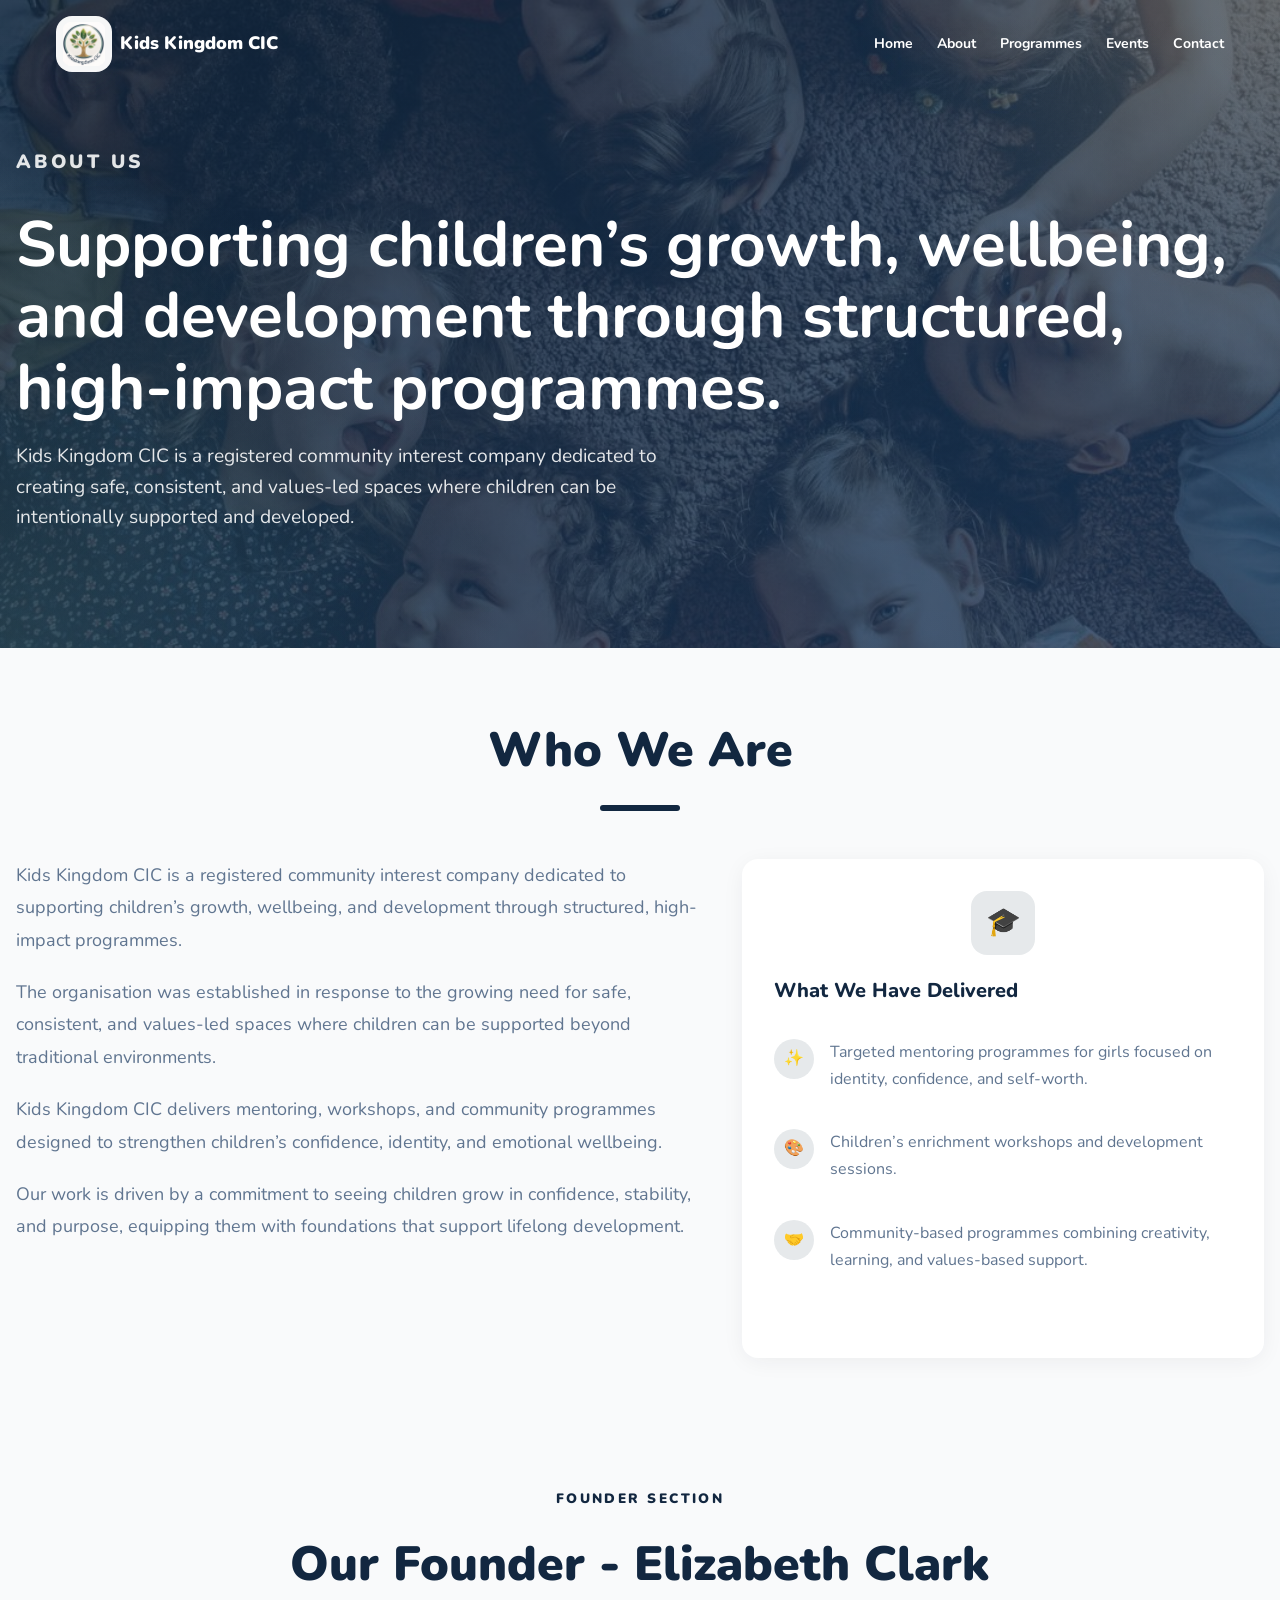
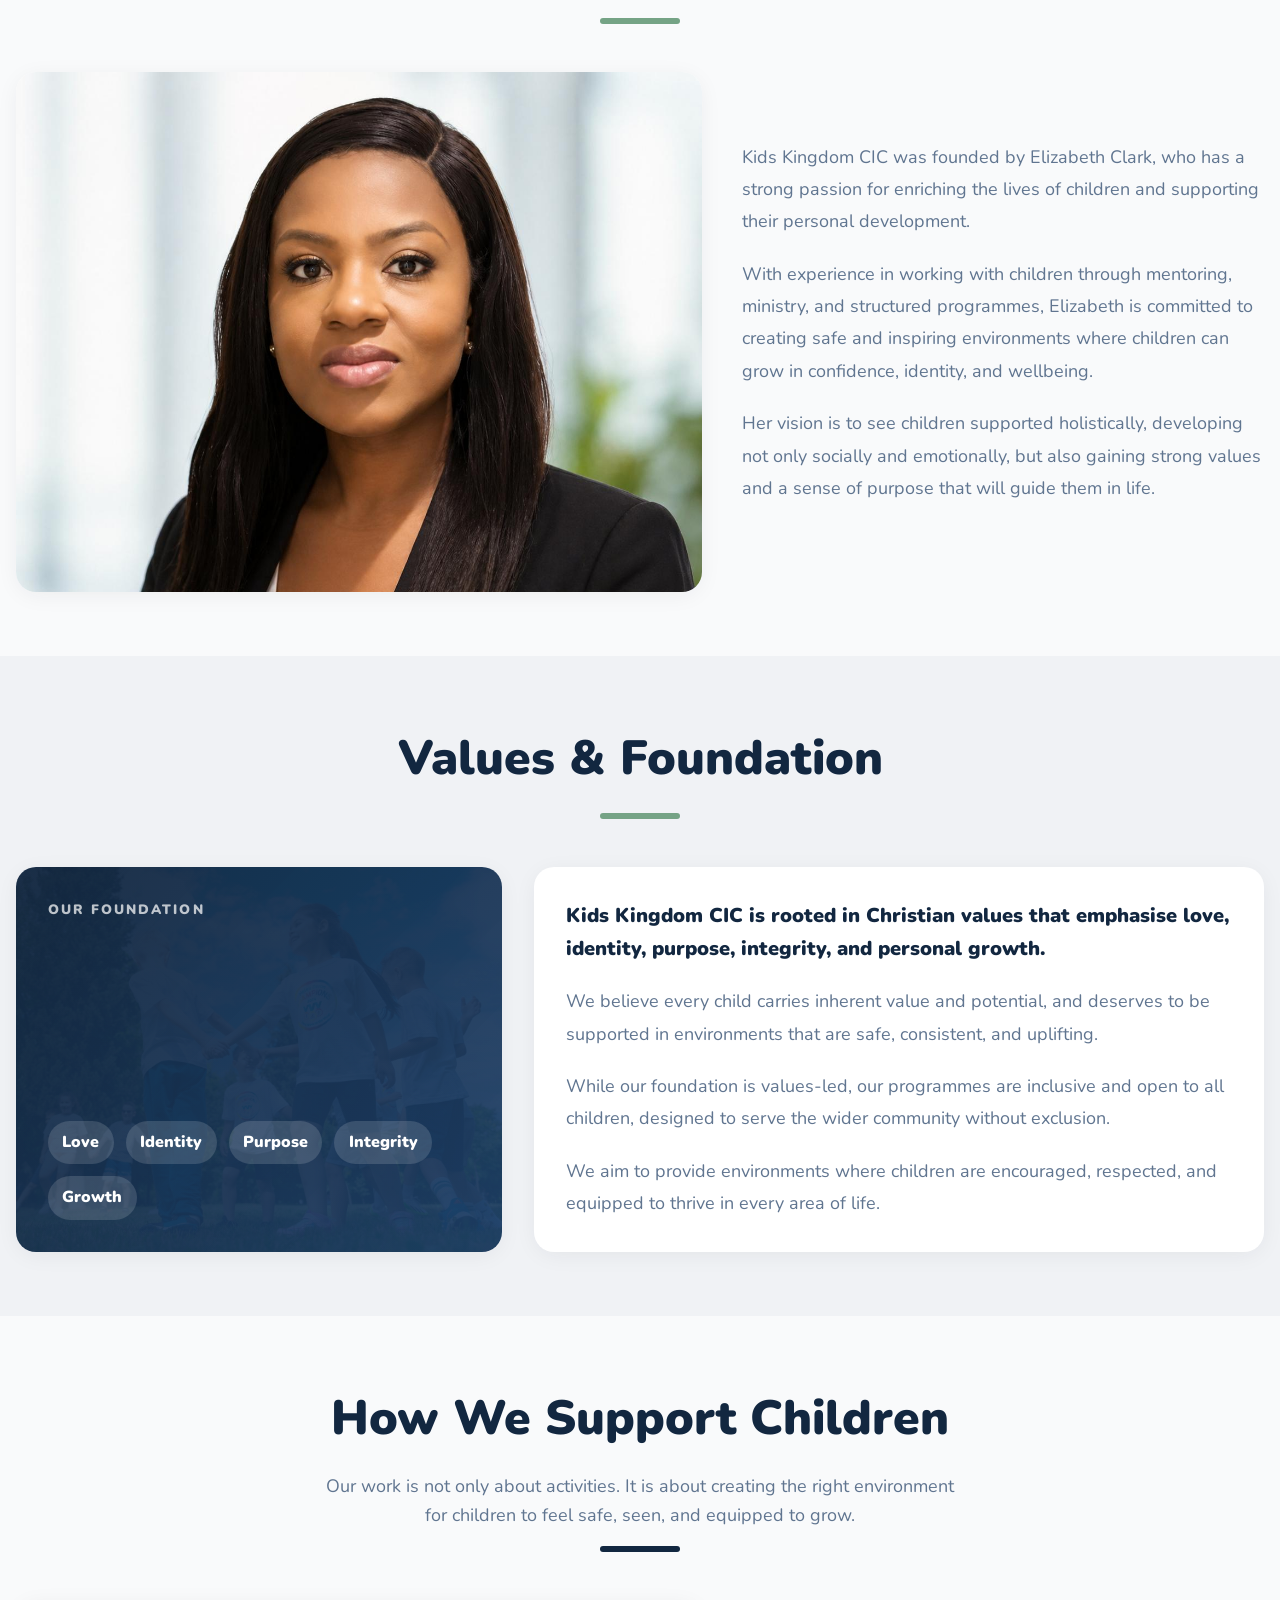
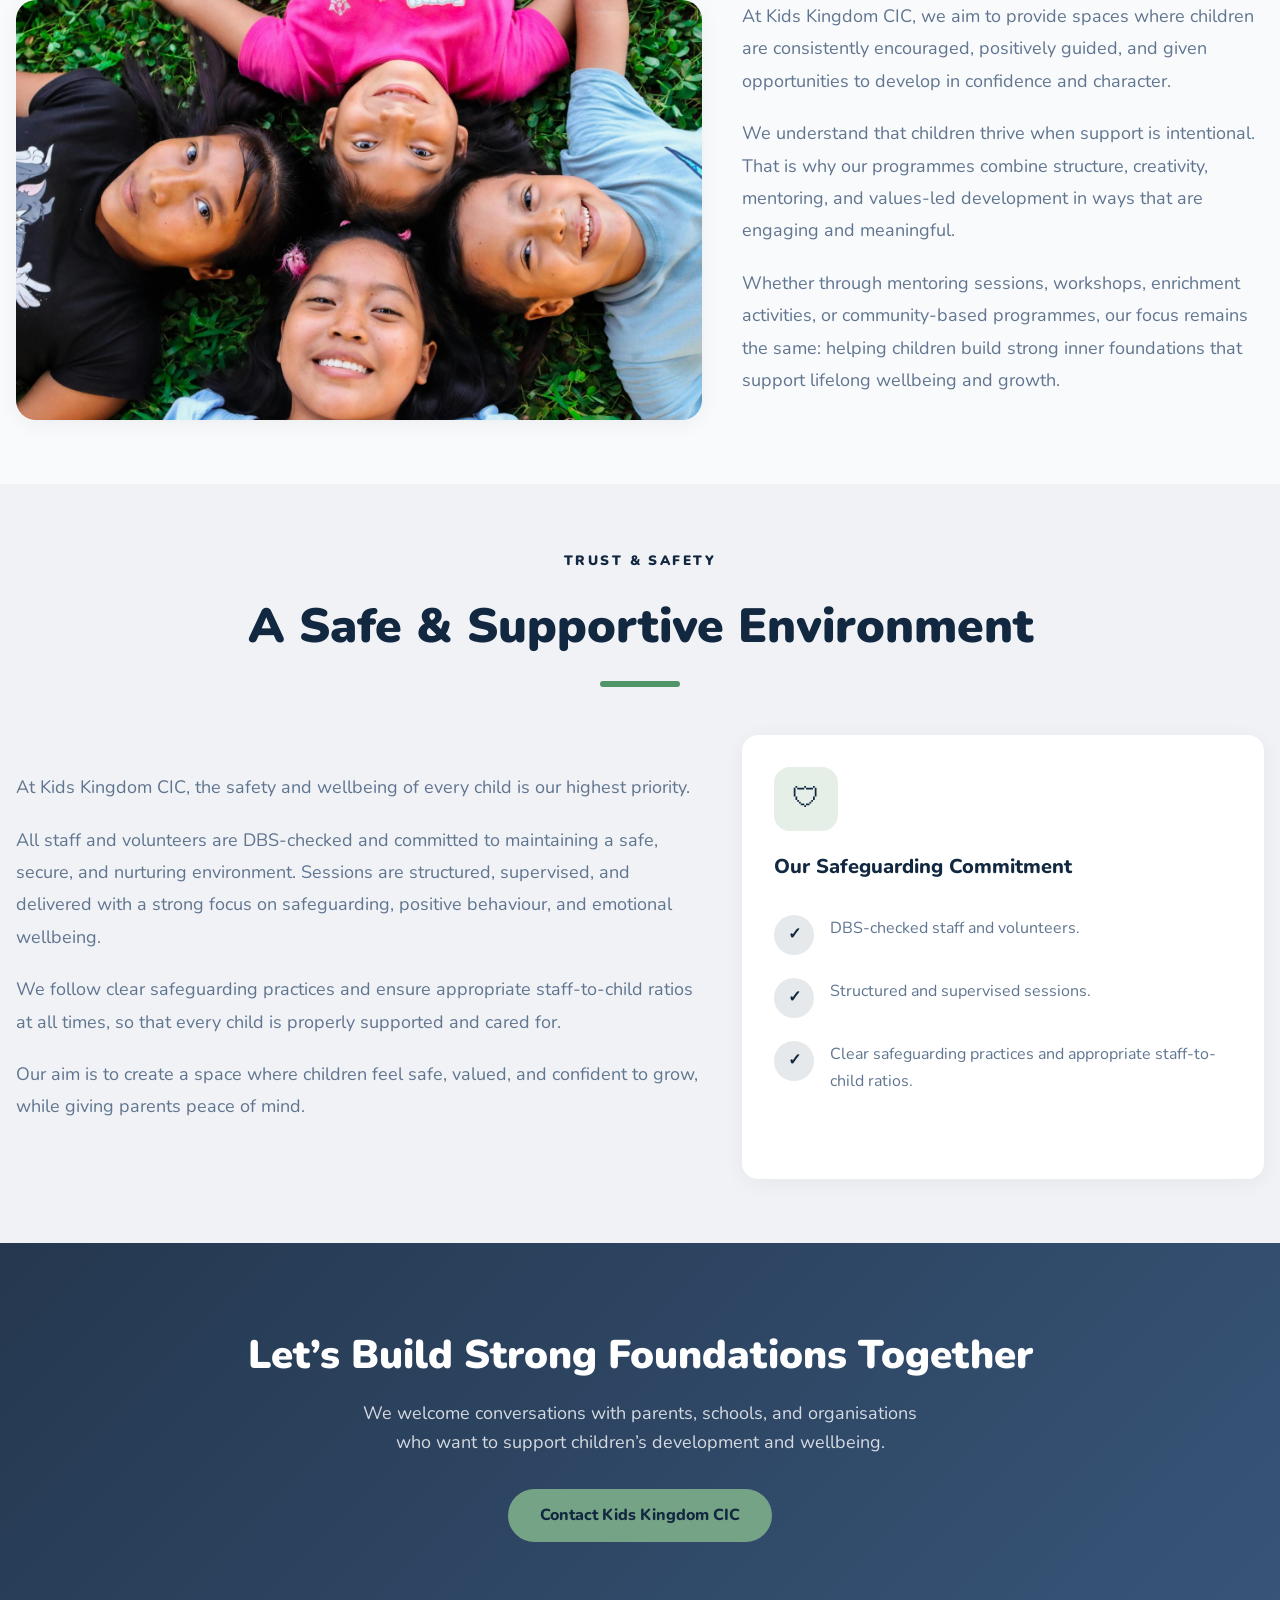
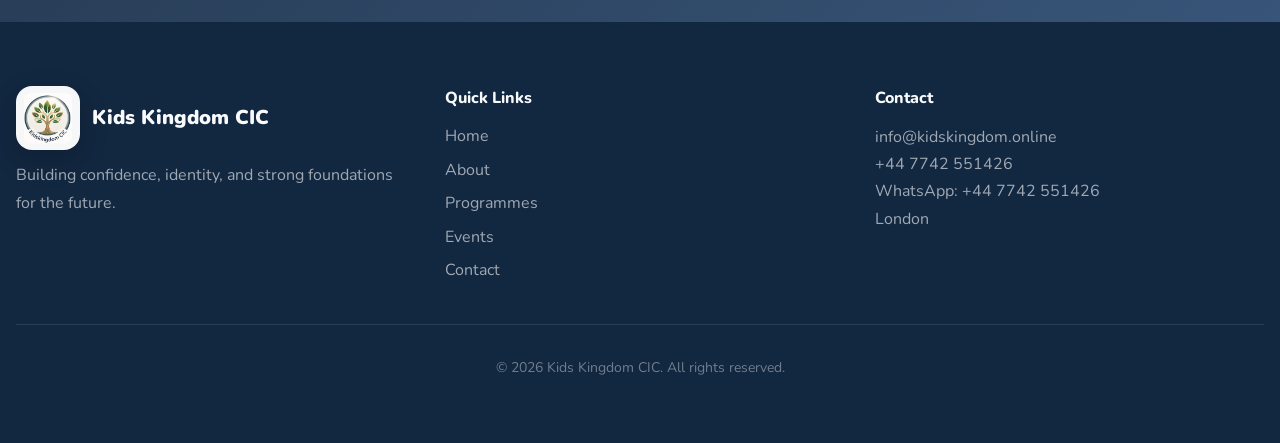
<file: about.html>
<!DOCTYPE html>
<html lang="en">
<head>
  <meta charset="UTF-8" />
  <meta http-equiv="X-UA-Compatible" content="IE=edge" />
  <meta name="viewport" content="width=device-width, initial-scale=1.0" />
  <title>About Us | Kids Kingdom CIC</title>
  <meta name="description" content="Learn about Kids Kingdom CIC, our purpose, our work with children, and the Christian values that shape our foundation." />
  <link rel="icon" type="image/jpeg" href="assets/logo1.JPG" />
  <link rel="preconnect" href="https://fonts.googleapis.com" />
  <link href="https://fonts.googleapis.com/css2?family=Nunito:wght@400;600;700;800;900&display=swap" rel="stylesheet" />
  <link rel="stylesheet" href="style.css" />
</head>
<body>
  <div class="page-loader" id="pageLoader" aria-hidden="true">
    <div class="loader-inner">
      <img src="assets/logo1.JPG" alt="Kids Kingdom CIC" class="loader-logo" />
      <div class="loader-spinner"></div>
      <p>Loading Kids Kingdom CIC...</p>
    </div>
  </div>

  <nav id="navbar">
    <div class="nav-container">
      <a href="index.html" class="nav-brand">
        <img src="assets/logo1.JPG" alt="Kids Kingdom CIC" class="nav-logo" />
        <span class="nav-title">Kids Kingdom CIC</span>
      </a>

      <div class="nav-links" id="navLinks">
        <a href="index.html">Home</a>
        <a href="about.html">About</a>
        <a href="programmes.html">Programmes</a>
        <a href="events.html">Events</a>
        <a href="contact.html">Contact</a>
      </div>

      <button class="nav-toggle" id="navToggle" aria-label="Toggle menu">
        <span></span><span></span><span></span>
      </button>
    </div>

    <div class="mobile-menu" id="mobileMenu">
      <a href="index.html">Home</a>
      <a href="about.html">About</a>
      <a href="programmes.html">Programmes</a>
      <a href="events.html">Events</a>
      <a href="contact.html">Contact</a>
    </div>
  </nav>

  <header class="page-hero page-hero-events" style="background: linear-gradient(135deg, hsl(213 56% 16% / 0.82), hsl(213 56% 26% / 0.74)), url('assets/kids3.jpeg') center/cover no-repeat;">
    <div class="page-hero-overlay"></div>
    <div class="container page-hero-content">
      <p class="page-eyebrow fade-in-up">About Us</p>
      <h1 class="fade-in-up">Supporting children’s growth, wellbeing, and development through structured, high-impact programmes.</h1>
      <p class="fade-in-up">Kids Kingdom CIC is a registered community interest company dedicated to creating safe, consistent, and values-led spaces where children can be intentionally supported and developed.</p>
    </div>
  </header>

  <section class="section">
    <div class="container">
      <div class="section-header fade-in-up">
        <h2>Who We Are</h2>
        <div class="section-line bg-primary"></div>
      </div>
      <div class="about-grid fade-in-up">
        <div class="about-text">
          <p>Kids Kingdom CIC is a registered community interest company dedicated to supporting children’s growth, wellbeing, and development through structured, high-impact programmes.</p>
          <p>The organisation was established in response to the growing need for safe, consistent, and values-led spaces where children can be supported beyond traditional environments.</p>
          <p>Kids Kingdom CIC delivers mentoring, workshops, and community programmes designed to strengthen children’s confidence, identity, and emotional wellbeing.</p>
          <p>Our work is driven by a commitment to seeing children grow in confidence, stability, and purpose, equipping them with foundations that support lifelong development.</p>
        </div>

        <div class="card fade-in-up">
          <div class="card-icon-lg bg-primary-light">&#127891;</div>
          <h3>What We Have Delivered</h3>
          <div class="about-list">
            <div>
              <span>&#10024;</span>
              <p>Targeted mentoring programmes for girls focused on identity, confidence, and self-worth.</p>
            </div>
            <div>
              <span>&#127912;</span>
              <p>Children’s enrichment workshops and development sessions.</p>
            </div>
            <div>
              <span>&#129309;</span>
              <p>Community-based programmes combining creativity, learning, and values-based support.</p>
            </div>
          </div>
        </div>
      </div>
    </div>
  </section>

  <section class="section">
    <div class="container">
      <div class="section-header fade-in-up">
        <p class="page-eyebrow text-primary">Founder Section</p>
        <h2>Our Founder - Elizabeth Clark</h2>
        <div class="section-line bg-accent"></div>
      </div>
      <div class="about-grid founder-grid fade-in-up">
        <figure class="feature-image-card founder-image-card">
          <img src="assets/eliz.jpeg" alt="Elizabeth Clark, founder of Kids Kingdom CIC" class="feature-image founder-image" />
        </figure>
        <div class="about-text founder-copy">
          <p>Kids Kingdom CIC was founded by Elizabeth Clark, who has a strong passion for enriching the lives of children and supporting their personal development.</p>
          <p>With experience in working with children through mentoring, ministry, and structured programmes, Elizabeth is committed to creating safe and inspiring environments where children can grow in confidence, identity, and wellbeing.</p>
          <p>Her vision is to see children supported holistically, developing not only socially and emotionally, but also gaining strong values and a sense of purpose that will guide them in life.</p>
        </div>
      </div>
    </div>
  </section>

  <section class="section section-alt">
    <div class="container">
      <div class="section-header fade-in-up">
        <h2>Values & Foundation</h2>
        <div class="section-line bg-accent"></div>
      </div>
      <div class="values-foundation fade-in-up">
        <aside class="values-panel">
          <p class="values-panel-label">Our foundation</p>
          <div class="values-pill-list" aria-label="Kids Kingdom CIC values">
            <span>Love</span>
            <span>Identity</span>
            <span>Purpose</span>
            <span>Integrity</span>
            <span>Growth</span>
          </div>
        </aside>
        <div class="about-text values-copy">
          <p class="values-lead">Kids Kingdom CIC is rooted in Christian values that emphasise love, identity, purpose, integrity, and personal growth.</p>
          <p>We believe every child carries inherent value and potential, and deserves to be supported in environments that are safe, consistent, and uplifting.</p>
          <p>While our foundation is values-led, our programmes are inclusive and open to all children, designed to serve the wider community without exclusion.</p>
          <p>We aim to provide environments where children are encouraged, respected, and equipped to thrive in every area of life.</p>
        </div>
      </div>
    </div>
  </section>

  <section class="section">
    <div class="container">
      <div class="section-header fade-in-up">
        <h2>How We Support Children</h2>
        <p class="section-subtitle">Our work is not only about activities. It is about creating the right environment for children to feel safe, seen, and equipped to grow.</p>
        <div class="section-line bg-primary"></div>
      </div>
      <div class="about-grid fade-in-up">
        <figure class="feature-image-card">
          <img src="assets/kids4.jpeg" alt="Children participating in a Kids Kingdom CIC development activity" class="feature-image" />
        </figure>
        <div class="about-text">
          <p>At Kids Kingdom CIC, we aim to provide spaces where children are consistently encouraged, positively guided, and given opportunities to develop in confidence and character.</p>
          <p>We understand that children thrive when support is intentional. That is why our programmes combine structure, creativity, mentoring, and values-led development in ways that are engaging and meaningful.</p>
          <p>Whether through mentoring sessions, workshops, enrichment activities, or community-based programmes, our focus remains the same: helping children build strong inner foundations that support lifelong wellbeing and growth.</p>
        </div>
      </div>
    </div>
  </section>

  <section class="section section-alt">
    <div class="container">
      <div class="section-header fade-in-up">
        <p class="page-eyebrow text-primary">Trust & Safety</p>
        <h2>A Safe & Supportive Environment</h2>
        <div class="section-line bg-success"></div>
      </div>
      <div class="about-grid safety-grid fade-in-up">
        <div class="about-text">
          <p>At Kids Kingdom CIC, the safety and wellbeing of every child is our highest priority.</p>
          <p>All staff and volunteers are DBS-checked and committed to maintaining a safe, secure, and nurturing environment. Sessions are structured, supervised, and delivered with a strong focus on safeguarding, positive behaviour, and emotional wellbeing.</p>
          <p>We follow clear safeguarding practices and ensure appropriate staff-to-child ratios at all times, so that every child is properly supported and cared for.</p>
          <p>Our aim is to create a space where children feel safe, valued, and confident to grow, while giving parents peace of mind.</p>
        </div>

        <div class="card safety-card">
          <div class="card-icon-lg bg-success-light">&#128737;</div>
          <h3>Our Safeguarding Commitment</h3>
          <div class="about-list">
            <div>
              <span>&#10003;</span>
              <p>DBS-checked staff and volunteers.</p>
            </div>
            <div>
              <span>&#10003;</span>
              <p>Structured and supervised sessions.</p>
            </div>
            <div>
              <span>&#10003;</span>
              <p>Clear safeguarding practices and appropriate staff-to-child ratios.</p>
            </div>
          </div>
        </div>
      </div>
    </div>
  </section>

  <section class="newsletter-section">
    <div class="container text-center">
      <h2 class="text-white">Let’s Build Strong Foundations Together</h2>
      <p class="newsletter-subtitle">We welcome conversations with parents, schools, and organisations who want to support children’s development and wellbeing.</p>
      <a href="contact.html" class="btn btn-accent">Contact Kids Kingdom CIC</a>
    </div>
  </section>

  <footer class="footer">
    <div class="container">
      <div class="footer-grid">
        <div>
          <div class="footer-brand">
            <img src="assets/logo1.JPG" alt="Kids Kingdom CIC" class="footer-logo" />
            <h3>Kids Kingdom CIC</h3>
          </div>
          <p class="footer-desc">Building confidence, identity, and strong foundations for the future.</p>
        </div>
        <div>
          <h4>Quick Links</h4>
          <nav class="footer-links">
            <a href="index.html">Home</a>
            <a href="about.html">About</a>
            <a href="programmes.html">Programmes</a>
            <a href="events.html">Events</a>
            <a href="contact.html">Contact</a>
          </nav>
        </div>
        <div>
          <h4>Contact</h4>
          <p class="footer-desc"><a href="mailto:info@kidskingdom.online">info@kidskingdom.online</a></p>
          <p class="footer-desc"><a href="tel:+447742551426">+44 7742 551426</a></p>
          <p class="footer-desc"><a href="https://wa.me/447742551426" target="_blank" rel="noreferrer noopener">WhatsApp: +44 7742 551426</a></p>
          <p class="footer-desc">London</p>
        </div>
      </div>
      <div class="footer-bottom">
        <p>&copy; 2026 Kids Kingdom CIC. All rights reserved.</p>
      </div>
    </div>
  </footer>

  <button class="scroll-top-btn" id="scrollTopBtn" aria-label="Scroll to top">↑</button>

  <script src="script.js"></script>
</body>
</html>
</file>
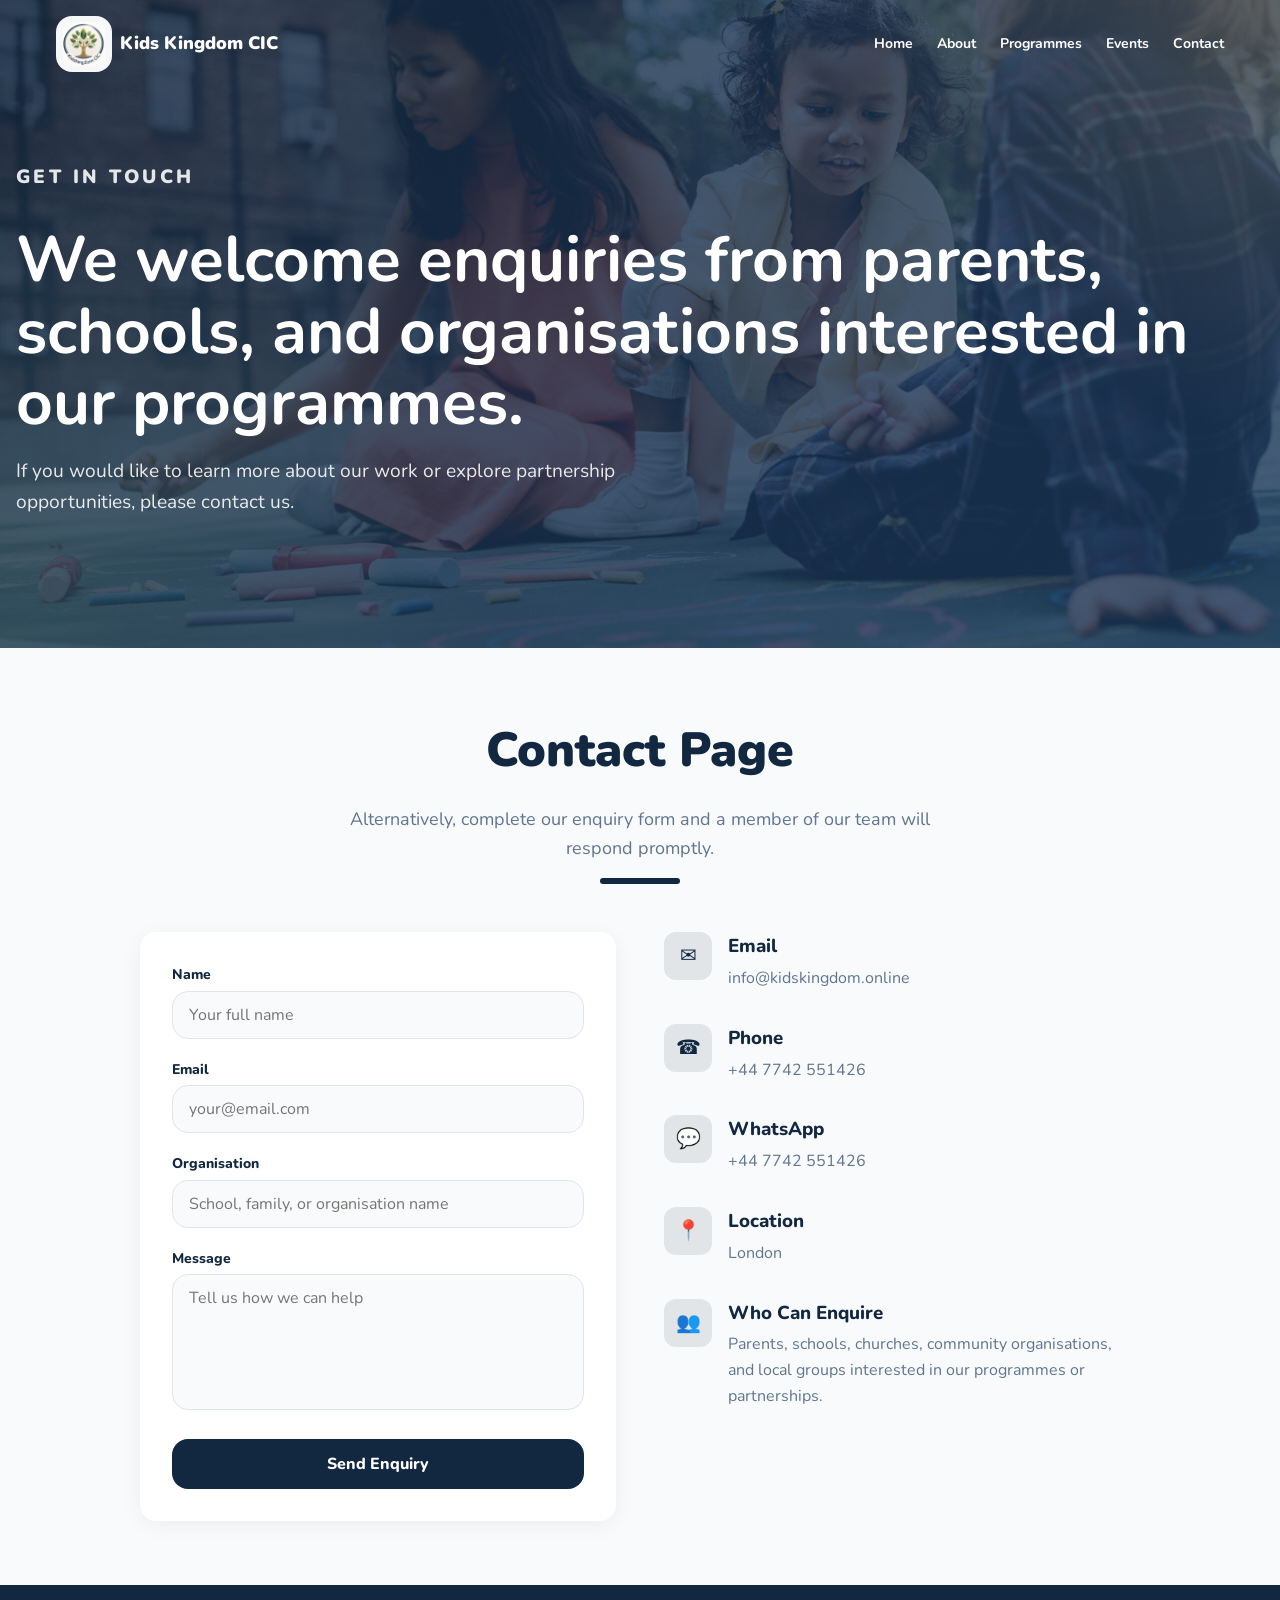
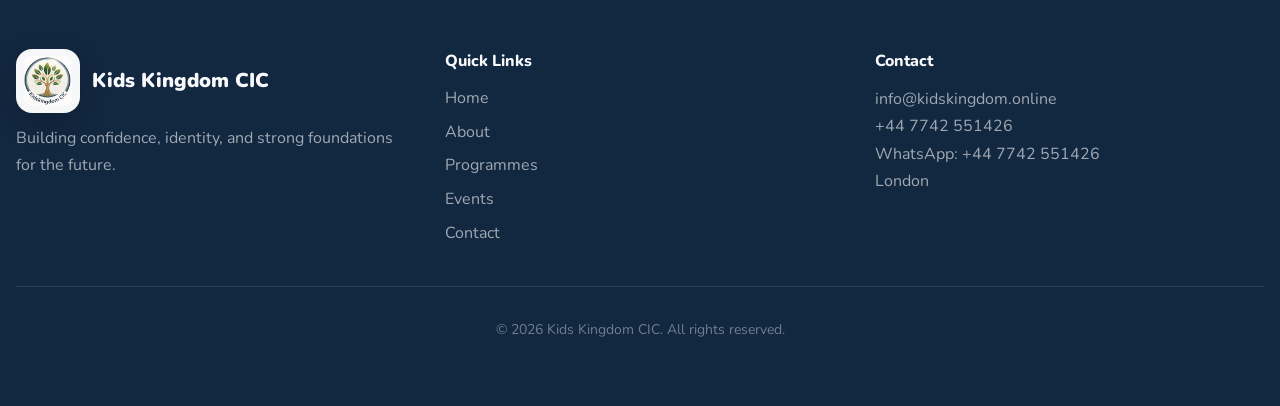
<file: contact.html>
<!DOCTYPE html>
<html lang="en">
<head>
  <meta charset="UTF-8" />
  <meta http-equiv="X-UA-Compatible" content="IE=edge" />
  <meta name="viewport" content="width=device-width, initial-scale=1.0" />
  <title>Contact | Kids Kingdom CIC</title>
  <meta name="description" content="Contact Kids Kingdom CIC to learn more about our programmes or discuss partnership opportunities." />
  <link rel="icon" type="image/jpeg" href="assets/logo1.JPG" />
  <link rel="preconnect" href="https://fonts.googleapis.com" />
  <link href="https://fonts.googleapis.com/css2?family=Nunito:wght@400;600;700;800;900&display=swap" rel="stylesheet" />
  <link rel="stylesheet" href="style.css" />
</head>
<body>
  <div class="page-loader" id="pageLoader" aria-hidden="true">
    <div class="loader-inner">
      <img src="assets/logo1.JPG" alt="Kids Kingdom CIC" class="loader-logo" />
      <div class="loader-spinner"></div>
      <p>Loading Kids Kingdom CIC...</p>
    </div>
  </div>

  <nav id="navbar">
    <div class="nav-container">
      <a href="index.html" class="nav-brand">
        <img src="assets/logo1.JPG" alt="Kids Kingdom CIC" class="nav-logo" />
        <span class="nav-title">Kids Kingdom CIC</span>
      </a>

      <div class="nav-links" id="navLinks">
        <a href="index.html">Home</a>
        <a href="about.html">About</a>
        <a href="programmes.html">Programmes</a>
        <a href="events.html">Events</a>
        <a href="contact.html">Contact</a>
      </div>

      <button class="nav-toggle" id="navToggle" aria-label="Toggle menu">
        <span></span><span></span><span></span>
      </button>
    </div>

    <div class="mobile-menu" id="mobileMenu">
      <a href="index.html">Home</a>
      <a href="about.html">About</a>
      <a href="programmes.html">Programmes</a>
      <a href="events.html">Events</a>
      <a href="contact.html">Contact</a>
    </div>
  </nav>

  <header class="page-hero page-hero-events" style="background: linear-gradient(135deg, hsl(213 56% 16% / 0.82), hsl(213 56% 26% / 0.74)), url('assets/kids6.jpeg') center/cover no-repeat;">
    <div class="page-hero-overlay"></div>
    <div class="container page-hero-content">
      <p class="page-eyebrow fade-in-up">Get in Touch</p>
      <h1 class="fade-in-up">We welcome enquiries from parents, schools, and organisations interested in our programmes.</h1>
      <p class="fade-in-up">If you would like to learn more about our work or explore partnership opportunities, please contact us.</p>
    </div>
  </header>

  <section class="section">
    <div class="container">
      <div class="section-header fade-in-up">
        <h2>Contact Page</h2>
        <p class="section-subtitle">Alternatively, complete our enquiry form and a member of our team will respond promptly.</p>
        <div class="section-line bg-primary"></div>
      </div>
      <div class="contact-grid">
        <div class="card fade-in-up" id="contactFormCard">
          <form id="contactForm" class="contact-form" action="https://formsubmit.co/info@kidskingdom.online" method="POST">
            <input type="hidden" name="_subject" value="New Kids Kingdom CIC enquiry" />
            <input type="hidden" name="_captcha" value="false" />
            <input type="hidden" name="_template" value="table" />
            <div class="form-group">
              <label for="contactName">Name</label>
              <input type="text" id="contactName" name="name" required placeholder="Your full name" />
            </div>
            <div class="form-group">
              <label for="contactEmail">Email</label>
              <input type="email" id="contactEmail" name="email" required placeholder="your@email.com" />
            </div>
            <div class="form-group">
              <label for="contactOrganisation">Organisation</label>
              <input type="text" id="contactOrganisation" name="organisation" placeholder="School, family, or organisation name" />
            </div>
            <div class="form-group">
              <label for="contactMessage">Message</label>
              <textarea id="contactMessage" name="message" required rows="5" placeholder="Tell us how we can help"></textarea>
            </div>
            <div class="form-group honeypot-field">
              <label for="website">Leave this field blank</label>
              <input type="text" id="website" name="website" tabindex="-1" autocomplete="off" />
            </div>
            <button type="submit" class="btn btn-primary btn-full" id="contactSubmitBtn">
              <span class="btn-text">Send Enquiry</span>
              <span class="btn-spinner hidden"></span>
            </button>
          </form>
        </div>

        <div class="contact-info fade-in-up">
          <div class="info-item">
            <div class="info-icon">&#9993;</div>
            <div>
              <h3>Email</h3>
              <p><a href="mailto:info@kidskingdom.online">info@kidskingdom.online</a></p>
            </div>
          </div>
          <div class="info-item">
            <div class="info-icon">&#9742;</div>
            <div>
              <h3>Phone</h3>
              <p><a href="tel:+447742551426">+44 7742 551426</a></p>
            </div>
          </div>
          <div class="info-item">
            <div class="info-icon">&#128172;</div>
            <div>
              <h3>WhatsApp</h3>
              <p><a href="https://wa.me/447742551426" target="_blank" rel="noreferrer noopener">+44 7742 551426</a></p>
            </div>
          </div>
          <div class="info-item">
            <div class="info-icon">&#128205;</div>
            <div>
              <h3>Location</h3>
              <p>London</p>
            </div>
          </div>
          <div class="info-item">
            <div class="info-icon">&#128101;</div>
            <div>
              <h3>Who Can Enquire</h3>
              <p>Parents, schools, churches, community organisations, and local groups interested in our programmes or partnerships.</p>
            </div>
          </div>
        </div>
      </div>
    </div>
  </section>

  <footer class="footer">
    <div class="container">
      <div class="footer-grid">
        <div>
          <div class="footer-brand">
            <img src="assets/logo1.JPG" alt="Kids Kingdom CIC" class="footer-logo" />
            <h3>Kids Kingdom CIC</h3>
          </div>
          <p class="footer-desc">Building confidence, identity, and strong foundations for the future.</p>
        </div>
        <div>
          <h4>Quick Links</h4>
          <nav class="footer-links">
            <a href="index.html">Home</a>
            <a href="about.html">About</a>
            <a href="programmes.html">Programmes</a>
            <a href="events.html">Events</a>
            <a href="contact.html">Contact</a>
          </nav>
        </div>
        <div>
          <h4>Contact</h4>
          <p class="footer-desc"><a href="mailto:info@kidskingdom.online">info@kidskingdom.online</a></p>
          <p class="footer-desc"><a href="tel:+447742551426">+44 7742 551426</a></p>
          <p class="footer-desc"><a href="https://wa.me/447742551426" target="_blank" rel="noreferrer noopener">WhatsApp: +44 7742 551426</a></p>
          <p class="footer-desc">London</p>
        </div>
      </div>
      <div class="footer-bottom">
        <p>&copy; 2026 Kids Kingdom CIC. All rights reserved.</p>
      </div>
    </div>
  </footer>

  <button class="scroll-top-btn" id="scrollTopBtn" aria-label="Scroll to top">↑</button>

  <div class="success-popup" id="successPopup">
    <div class="popup-content">
      <div class="popup-icon">SUCCESS</div>
      <h3>Message Sent Successfully!</h3>
      <p>Thank you for contacting us. We will get back to you soon.</p>
      <button class="btn btn-primary" onclick="closeSuccessPopup()">Close</button>
    </div>
  </div>

  <script src="script.js"></script>
</body>
</html>
</file>
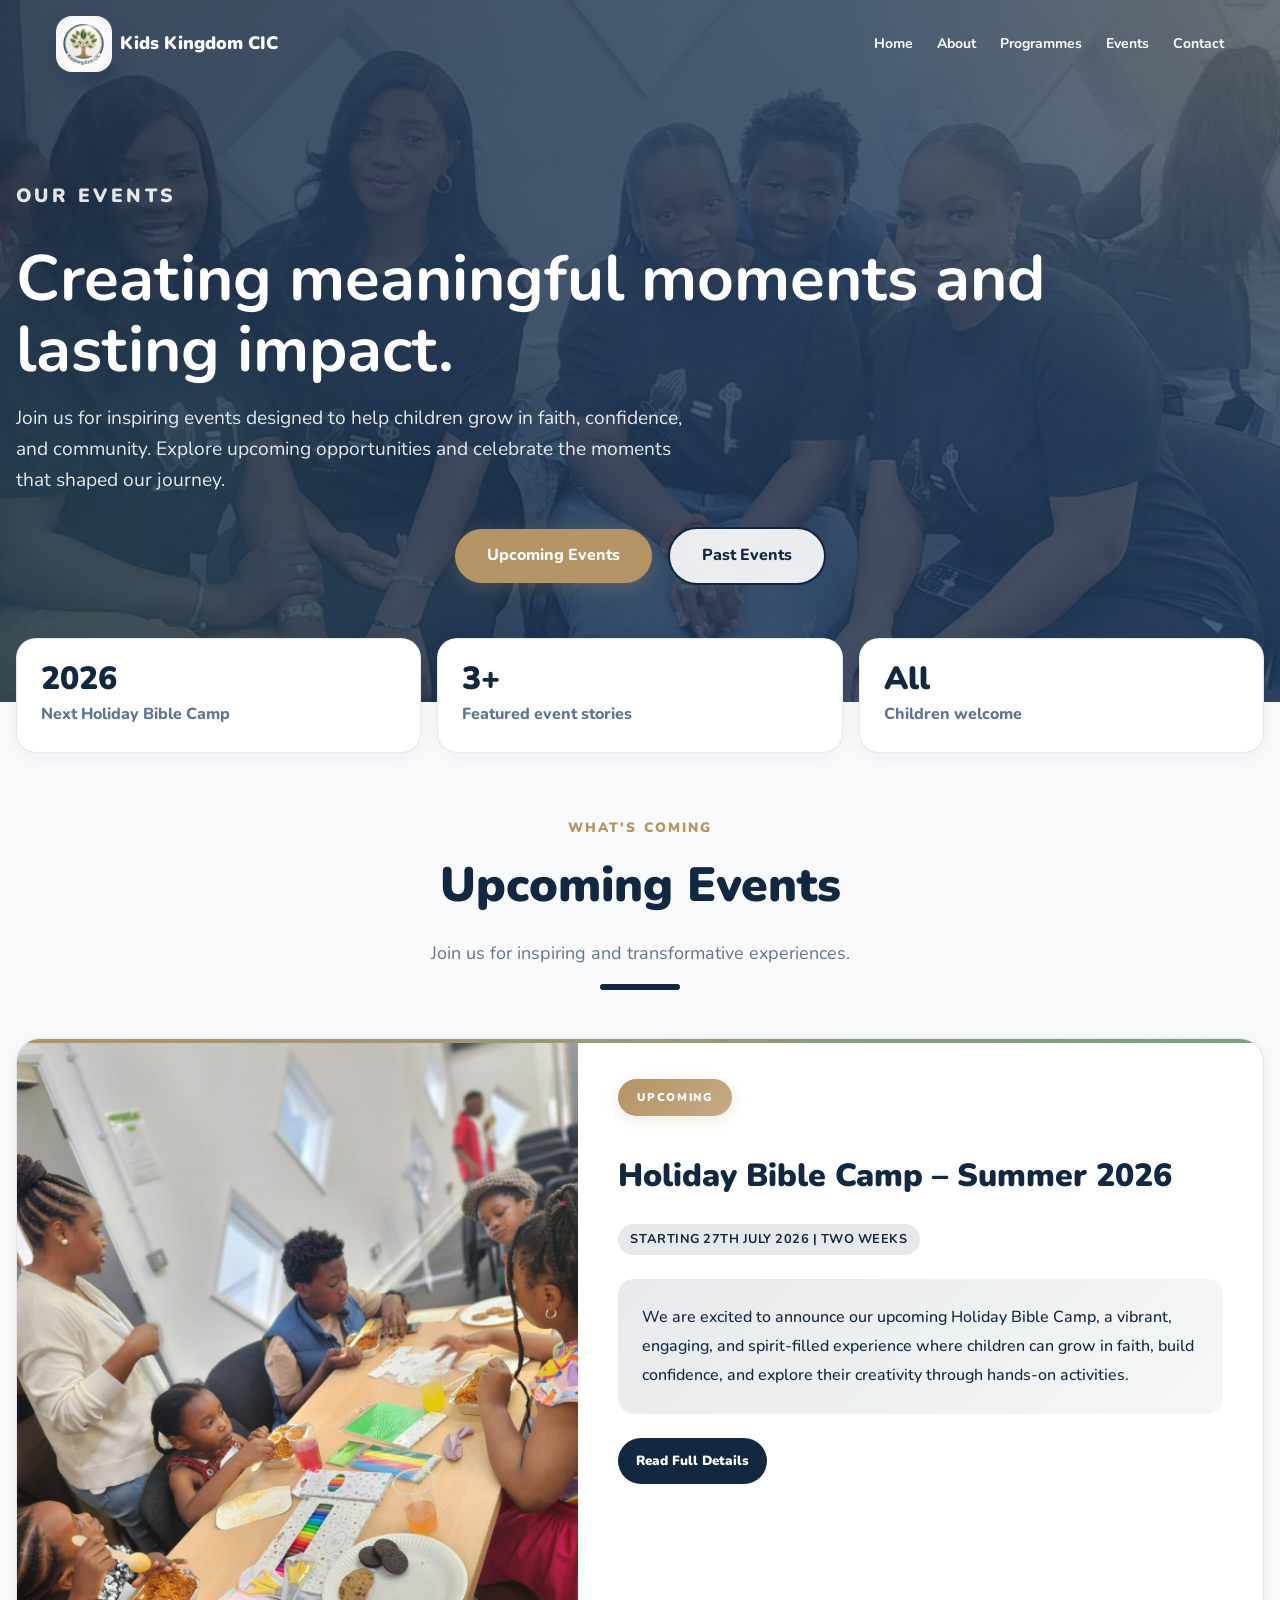
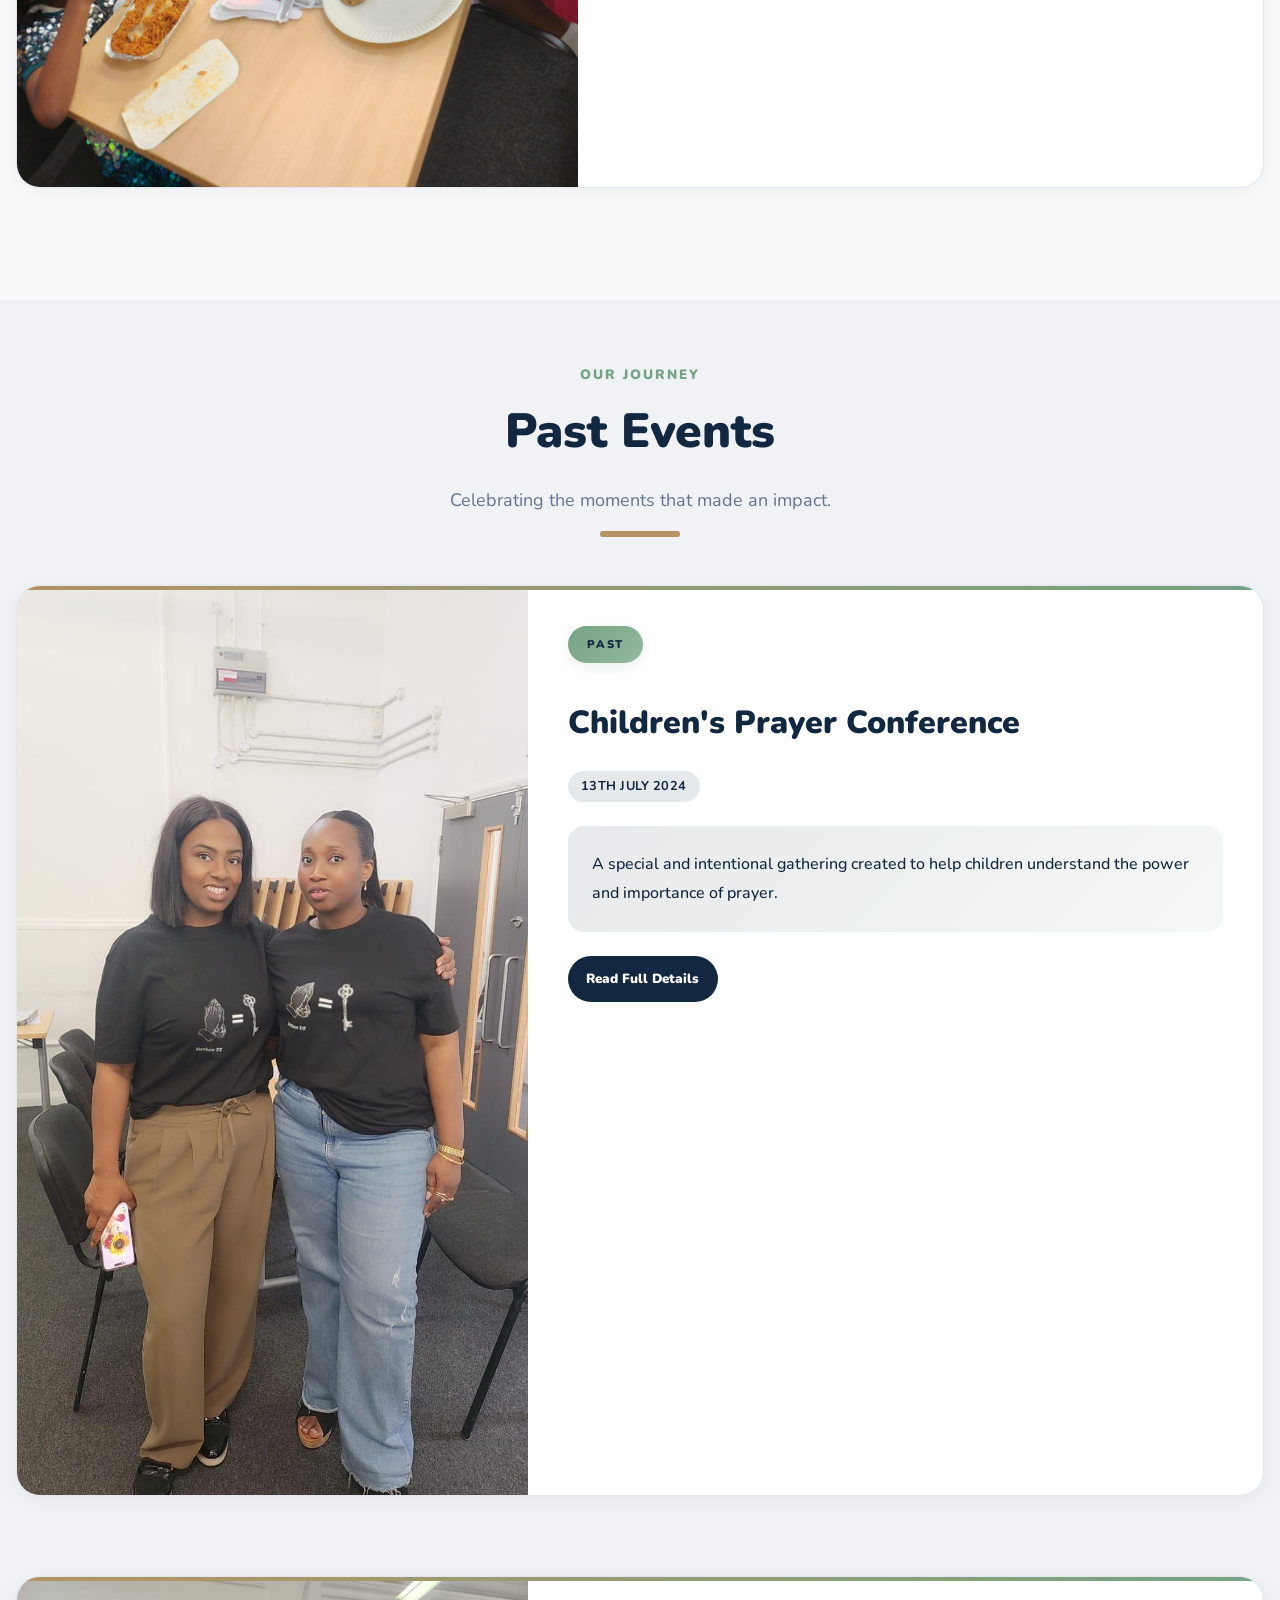
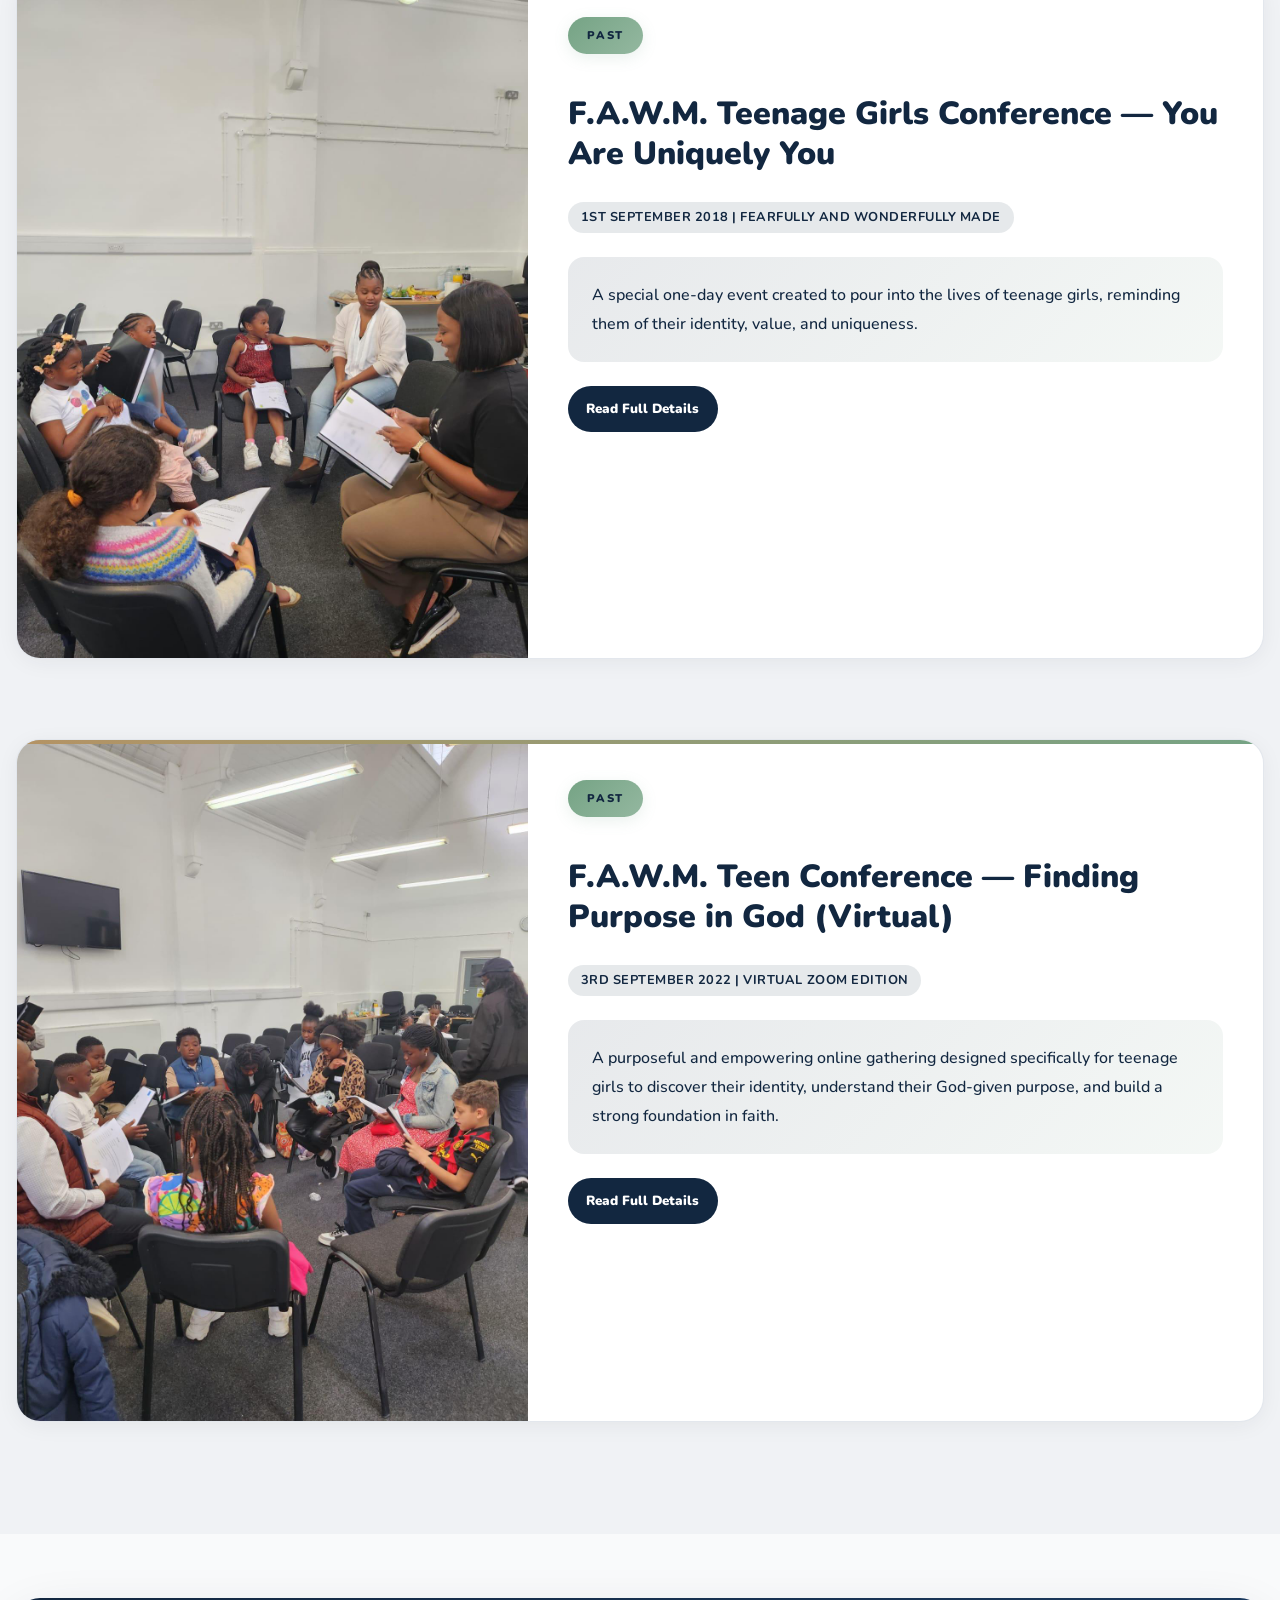
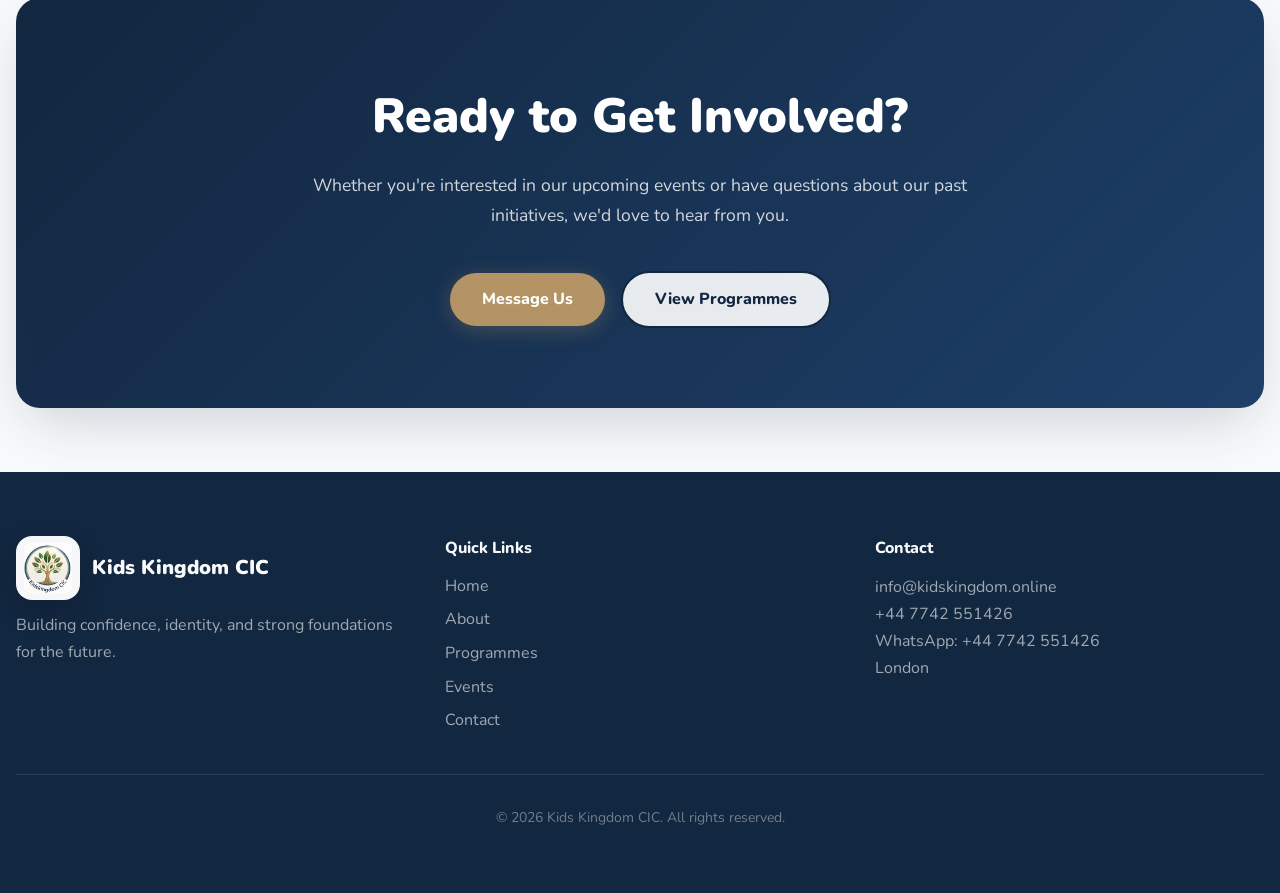
<file: events.html>
<!DOCTYPE html>
<html lang="en">
<head>
  <meta charset="UTF-8" />
  <meta http-equiv="X-UA-Compatible" content="IE=edge" />
  <meta name="viewport" content="width=device-width, initial-scale=1.0" />
  <title>Events | Kids Kingdom CIC</title>
  <meta name="description" content="Explore upcoming and past Kids Kingdom CIC events supporting children through faith, confidence, creativity, wellbeing, and community." />
  <link rel="icon" type="image/jpeg" href="assets/logo1.JPG" />
  <link rel="preconnect" href="https://fonts.googleapis.com" />
  <link href="https://fonts.googleapis.com/css2?family=Nunito:wght@400;600;700;800;900&display=swap" rel="stylesheet" />
  <link rel="stylesheet" href="style.css" />
</head>
<body>
  <div class="page-loader" id="pageLoader" aria-hidden="true">
    <div class="loader-inner">
      <img src="assets/logo1.JPG" alt="Kids Kingdom CIC" class="loader-logo" />
      <div class="loader-spinner"></div>
      <p>Loading Kids Kingdom CIC...</p>
    </div>
  </div>

  <nav id="navbar">
    <div class="nav-container">
      <a href="index.html" class="nav-brand">
        <img src="assets/logo1.JPG" alt="Kids Kingdom CIC" class="nav-logo" />
        <span class="nav-title">Kids Kingdom CIC</span>
      </a>

      <div class="nav-links" id="navLinks">
        <a href="index.html">Home</a>
        <a href="about.html">About</a>
        <a href="programmes.html">Programmes</a>
        <a href="events.html">Events</a>
        <a href="contact.html">Contact</a>
      </div>

      <button class="nav-toggle" id="navToggle" aria-label="Toggle menu">
        <span></span><span></span><span></span>
      </button>
    </div>

    <div class="mobile-menu" id="mobileMenu">
      <a href="index.html">Home</a>
      <a href="about.html">About</a>
      <a href="programmes.html">Programmes</a>
      <a href="events.html">Events</a>
      <a href="contact.html">Contact</a>
    </div>
  </nav>

  <header class="page-hero page-hero-events events-hero" style="background: linear-gradient(135deg, hsl(213 56% 16% / 0.82), hsl(213 56% 26% / 0.74)), url('assets/1.jpeg') center/cover no-repeat;">
    <div class="page-hero-overlay"></div>
    <div class="container page-hero-content">
      <p class="page-eyebrow fade-in-up">Our Events</p>
      <h1 class="fade-in-up">Creating meaningful moments and lasting impact.</h1>
      <p class="fade-in-up">Join us for inspiring events designed to help children grow in faith, confidence, and community. Explore upcoming opportunities and celebrate the moments that shaped our journey.</p>
      <div class="hero-buttons fade-in-up">
        <a href="#upcoming" class="btn btn-secondary">Upcoming Events</a>
        <a href="#past" class="btn btn-outline">Past Events</a>
      </div>
    </div>
  </header>

  <section class="event-highlights section">
    <div class="container">
      <div class="event-highlights-grid fade-in-up">
        <div class="event-stat-card">
          <span>2026</span>
          <p>Next Holiday Bible Camp</p>
        </div>
        <div class="event-stat-card">
          <span>3+</span>
          <p>Featured event stories</p>
        </div>
        <div class="event-stat-card">
          <span>All</span>
          <p>Children welcome</p>
        </div>
      </div>
    </div>
  </section>

  <section class="section events-section" id="upcoming">
    <div class="container">
      <div class="section-header fade-in-up">
        <p class="section-kicker">What's Coming</p>
        <h2>Upcoming Events</h2>
        <p class="section-subtitle">Join us for inspiring and transformative experiences.</p>
        <div class="section-line bg-primary"></div>
      </div>

      <article class="event-card event-card-featured fade-in-up">
        <figure class="event-card-media">
          <img src="assets/2.jpeg" alt="Children taking part in a Kids Kingdom CIC activity" />
        </figure>
        <div class="event-card-body">
          <div class="event-header">
            <span class="event-badge event-badge-upcoming">Upcoming</span>
            <h3>Holiday Bible Camp &ndash; Summer 2026</h3>
            <p class="event-date">Starting 27th July 2026 | Two Weeks</p>
          </div>

          <div class="event-content">
            <div class="event-intro">
              <p>We are excited to announce our upcoming Holiday Bible Camp, a vibrant, engaging, and spirit-filled experience where children can grow in faith, build confidence, and explore their creativity through hands-on activities.</p>
            </div>

            <button class="event-preview-toggle" type="button" aria-expanded="false">Read Full Details</button>

            <div class="event-details">
              <h4>What's Included</h4>
              <ul class="event-list">
                <li>Daily worship and interactive Bible teaching</li>
                <li>Fun sports and outdoor activities</li>
                <li>Games, group challenges, and creative sessions</li>
                <li>Practical workshops: baking, candle making, bracelet making, and more</li>
              </ul>

              <h4>Core Focus</h4>
              <p><strong>Teaching children about their identity in Christ.</strong></p>

              <h4>Purpose of the Camp</h4>
              <p>This Bible camp is designed to help children:</p>
              <ul class="event-list">
                <li>Understand who they are in Christ</li>
                <li>Build a personal relationship with God</li>
                <li>Grow in confidence, faith, and character</li>
                <li>Discover and develop creative skills through hands-on learning</li>
                <li>Learn how to apply both spiritual truths and practical skills in everyday life</li>
              </ul>

              <p class="event-note">We believe in nurturing the whole child &mdash; spiritually, creatively, and personally. By combining faith with practical activities, children are given the opportunity to learn, express themselves, and grow in a well-rounded and meaningful way.</p>
              <p class="event-tagline"><em>This is more than just a holiday activity &mdash; it is an intentional space for spiritual growth, creativity, joy, and transformation.</em></p>
            </div>

            <div class="event-cta fade-in-up">
              <a href="https://wa.me/447742551426?text=Hello%20Kids%20Kingdom%20CIC%2C%20I%20would%20like%20to%20register%20my%20interest%20for%20the%20Holiday%20Bible%20Camp." class="btn btn-secondary" target="_blank" rel="noreferrer noopener">Register Interest</a>
              <p class="event-cta-note">Stay connected for registration details and updates as we prepare for an unforgettable summer.</p>
            </div>
          </div>
        </div>
      </article>
    </div>
  </section>

  <section class="section section-alt events-section" id="past">
    <div class="container">
      <div class="section-header fade-in-up">
        <p class="section-kicker section-kicker-accent">Our Journey</p>
        <h2>Past Events</h2>
        <p class="section-subtitle">Celebrating the moments that made an impact.</p>
        <div class="section-line bg-secondary"></div>
      </div>

      <div class="events-stack">
        <article class="event-card fade-in-up">
          <figure class="event-card-media">
            <img src="assets/3.jpeg" alt="Children at a Kids Kingdom CIC event" />
          </figure>
          <div class="event-card-body">
            <div class="event-header">
              <span class="event-badge event-badge-past">Past</span>
              <h3>Children's Prayer Conference</h3>
              <p class="event-date">13th July 2024</p>
            </div>

            <div class="event-content">
              <div class="event-intro">
                <p>A special and intentional gathering created to help children understand the power and importance of prayer.</p>
              </div>

              <button class="event-preview-toggle" type="button" aria-expanded="false">Read Full Details</button>

              <div class="event-details">
                <h4>What Took Place</h4>
                <p>Throughout the day, children participated in joyful and engaging activities including games, singing, lessons, and shared meals. Each child received a thoughtfully prepared goodie bag, making the day both meaningful and memorable.</p>

                <h4>Key Message</h4>
                <p><strong>Gospel of Matthew 7:7 &mdash; "Ask, seek, knock."</strong></p>
                <p>The children learnt that prayer is not complicated &mdash; it is an open invitation to speak to God, to seek Him, and to trust that He hears them.</p>

                <h4>Impact</h4>
                <p>The aim of the day was to create a space where children could not only learn about prayer but feel confident and encouraged to practice it in their everyday lives. It was a time filled with joy, connection, and spiritual growth.</p>

                <p class="event-note">This conference was a true blessing, made even more special by the support of wonderful helpers who contributed their time and care. Prayer is key, and it was beautiful to see young hearts begin to understand that they can freely talk to their Father, knowing that He hears them.</p>
              </div>
            </div>
          </div>
        </article>

        <article class="event-card fade-in-up">
          <figure class="event-card-media">
            <img src="assets/4.jpeg" alt="Mentoring session at Kids Kingdom CIC" />
          </figure>
          <div class="event-card-body">
            <div class="event-header">
              <span class="event-badge event-badge-past">Past</span>
              <h3>F.A.W.M. Teenage Girls Conference &mdash; You Are Uniquely You</h3>
              <p class="event-date">1st September 2018 | Fearfully And Wonderfully Made</p>
            </div>

            <div class="event-content">
              <div class="event-intro">
                <p>A special one-day event created to pour into the lives of teenage girls, reminding them of their identity, value, and uniqueness.</p>
              </div>

              <button class="event-preview-toggle" type="button" aria-expanded="false">Read Full Details</button>

              <div class="event-details">
                <h4>Core Message</h4>
                <p><strong>Inspired by Psalm 139:14</strong> &mdash; Every girl is fearfully and wonderfully made &mdash; uniquely created with purpose and beauty.</p>

                <h4>What Took Place</h4>
                <ul class="event-list">
                  <li>Three inspiring guest speakers who shared messages on identity, confidence, and self-worth</li>
                  <li>Two live performances that brought energy and creativity to the day</li>
                  <li>A time of live worship, creating space for reflection and connection with God</li>
                  <li>Fun games and interactive activities that encouraged bonding and joy</li>
                </ul>

                <h4>Impact</h4>
                <p>The atmosphere was filled with encouragement, sisterhood, and positivity. It provided a safe and welcoming space for teenage girls to be reminded of who they are and to embrace their individuality with confidence.</p>

                <p class="event-note">The F.A.W.M. Teen Conference was more than just an event &mdash; it was a moment of affirmation and empowerment. Many left feeling uplifted, seen, and reassured of their worth. It stands as a meaningful milestone, reflecting a heart to support and nurture young girls in both their personal growth and spiritual journey.</p>
              </div>
            </div>
          </div>
        </article>

        <article class="event-card fade-in-up">
          <figure class="event-card-media">
            <img src="assets/5.jpeg" alt="Workshop activity at Kids Kingdom CIC" />
          </figure>
          <div class="event-card-body">
            <div class="event-header">
              <span class="event-badge event-badge-past">Past</span>
              <h3>F.A.W.M. Teen Conference &mdash; Finding Purpose in God (Virtual)</h3>
              <p class="event-date">3rd September 2022 | Virtual Zoom Edition</p>
            </div>

            <div class="event-content">
              <div class="event-intro">
                <p>A purposeful and empowering online gathering designed specifically for teenage girls to discover their identity, understand their God-given purpose, and build a strong foundation in faith.</p>
              </div>

              <button class="event-preview-toggle" type="button" aria-expanded="false">Read Full Details</button>

              <div class="event-details">
                <h4>Core Message</h4>
                <p><strong>Rooted in Psalm 139:14</strong> &mdash; Helping young girls discover their identity and understand their God-given purpose.</p>

                <h4>Programme Overview</h4>
                <ul class="event-list">
                  <li>Warm welcome and introduction to the vision behind F.A.W.M.</li>
                  <li>Interactive icebreaker activities to encourage participation and connection</li>
                  <li>Teaching sessions centred on purpose, identity, and personal growth</li>
                  <li>Video explainers with guided discussions</li>
                  <li>Inspiring talks from guest speakers: Ms Molara Akinosho and Mrs Funlayo</li>
                  <li>Reflective closing session with Q&amp;A and follow-up engagement</li>
                </ul>

                <h4>Key Focus Areas</h4>
                <p>Throughout the conference, the girls were guided through meaningful teachings on:</p>
                <ul class="event-list">
                  <li>Discovering their personal "why"</li>
                  <li>Running their God-ordained race with purpose</li>
                  <li>Staying connected to God and their faith</li>
                  <li>Understanding keys to success through biblical principles</li>
                </ul>

                <h4>Special Resource</h4>
                <p><strong>7-Day Prayer &amp; Purpose Manual</strong> &mdash; Each participant received a specially designed manual that included:</p>
                <ul class="event-list">
                  <li>Key teachings and insights from the conference</li>
                  <li>Daily prayers and scriptures for 7 days</li>
                  <li>Reflection exercises and aptitude-based activities</li>
                  <li>Encouragement for ongoing personal and spiritual development</li>
                </ul>

                <p class="event-note">This manual equipped the girls with practical tools to continue their journey of self-discovery and deepen their relationship with God beyond the event.</p>

                <h4>Impact</h4>
                <p>This virtual edition was more than just an online session &mdash; it was a meaningful experience that encouraged, equipped, and empowered young girls to walk confidently in their identity and purpose. It stands as a powerful reminder that even in a virtual setting, lives can be impacted, hearts can be reached, and purpose can be awakened.</p>
              </div>
            </div>
          </div>
        </article>
      </div>
    </div>
  </section>

  <section class="section">
    <div class="container">
      <div class="cta-box fade-in-up">
        <h2>Ready to Get Involved?</h2>
        <p>Whether you're interested in our upcoming events or have questions about our past initiatives, we'd love to hear from you.</p>
        <div class="hero-buttons">
          <a href="https://wa.me/447742551426?text=Hello%20Kids%20Kingdom%20CIC%2C%20I%20would%20like%20to%20ask%20about%20your%20events." class="btn btn-secondary" target="_blank" rel="noreferrer noopener">Message Us</a>
          <a href="programmes.html" class="btn btn-outline">View Programmes</a>
        </div>
      </div>
    </div>
  </section>

  <footer class="footer">
    <div class="container">
      <div class="footer-grid">
        <div>
          <div class="footer-brand">
            <img src="assets/logo1.JPG" alt="Kids Kingdom CIC" class="footer-logo" />
            <h3>Kids Kingdom CIC</h3>
          </div>
          <p class="footer-desc">Building confidence, identity, and strong foundations for the future.</p>
        </div>
        <div>
          <h4>Quick Links</h4>
          <nav class="footer-links">
            <a href="index.html">Home</a>
            <a href="about.html">About</a>
            <a href="programmes.html">Programmes</a>
            <a href="events.html">Events</a>
            <a href="contact.html">Contact</a>
          </nav>
        </div>
        <div>
          <h4>Contact</h4>
          <p class="footer-desc"><a href="mailto:info@kidskingdom.online">info@kidskingdom.online</a></p>
          <p class="footer-desc"><a href="tel:+447742551426">+44 7742 551426</a></p>
          <p class="footer-desc"><a href="https://wa.me/447742551426" target="_blank" rel="noreferrer noopener">WhatsApp: +44 7742 551426</a></p>
          <p class="footer-desc">London</p>
        </div>
      </div>
      <div class="footer-bottom">
        <p>&copy; 2026 Kids Kingdom CIC. All rights reserved.</p>
      </div>
    </div>
  </footer>

  <button class="scroll-top-btn" id="scrollTopBtn" aria-label="Scroll to top">&uarr;</button>

  <script src="script.js"></script>
</body>
</html>
</file>
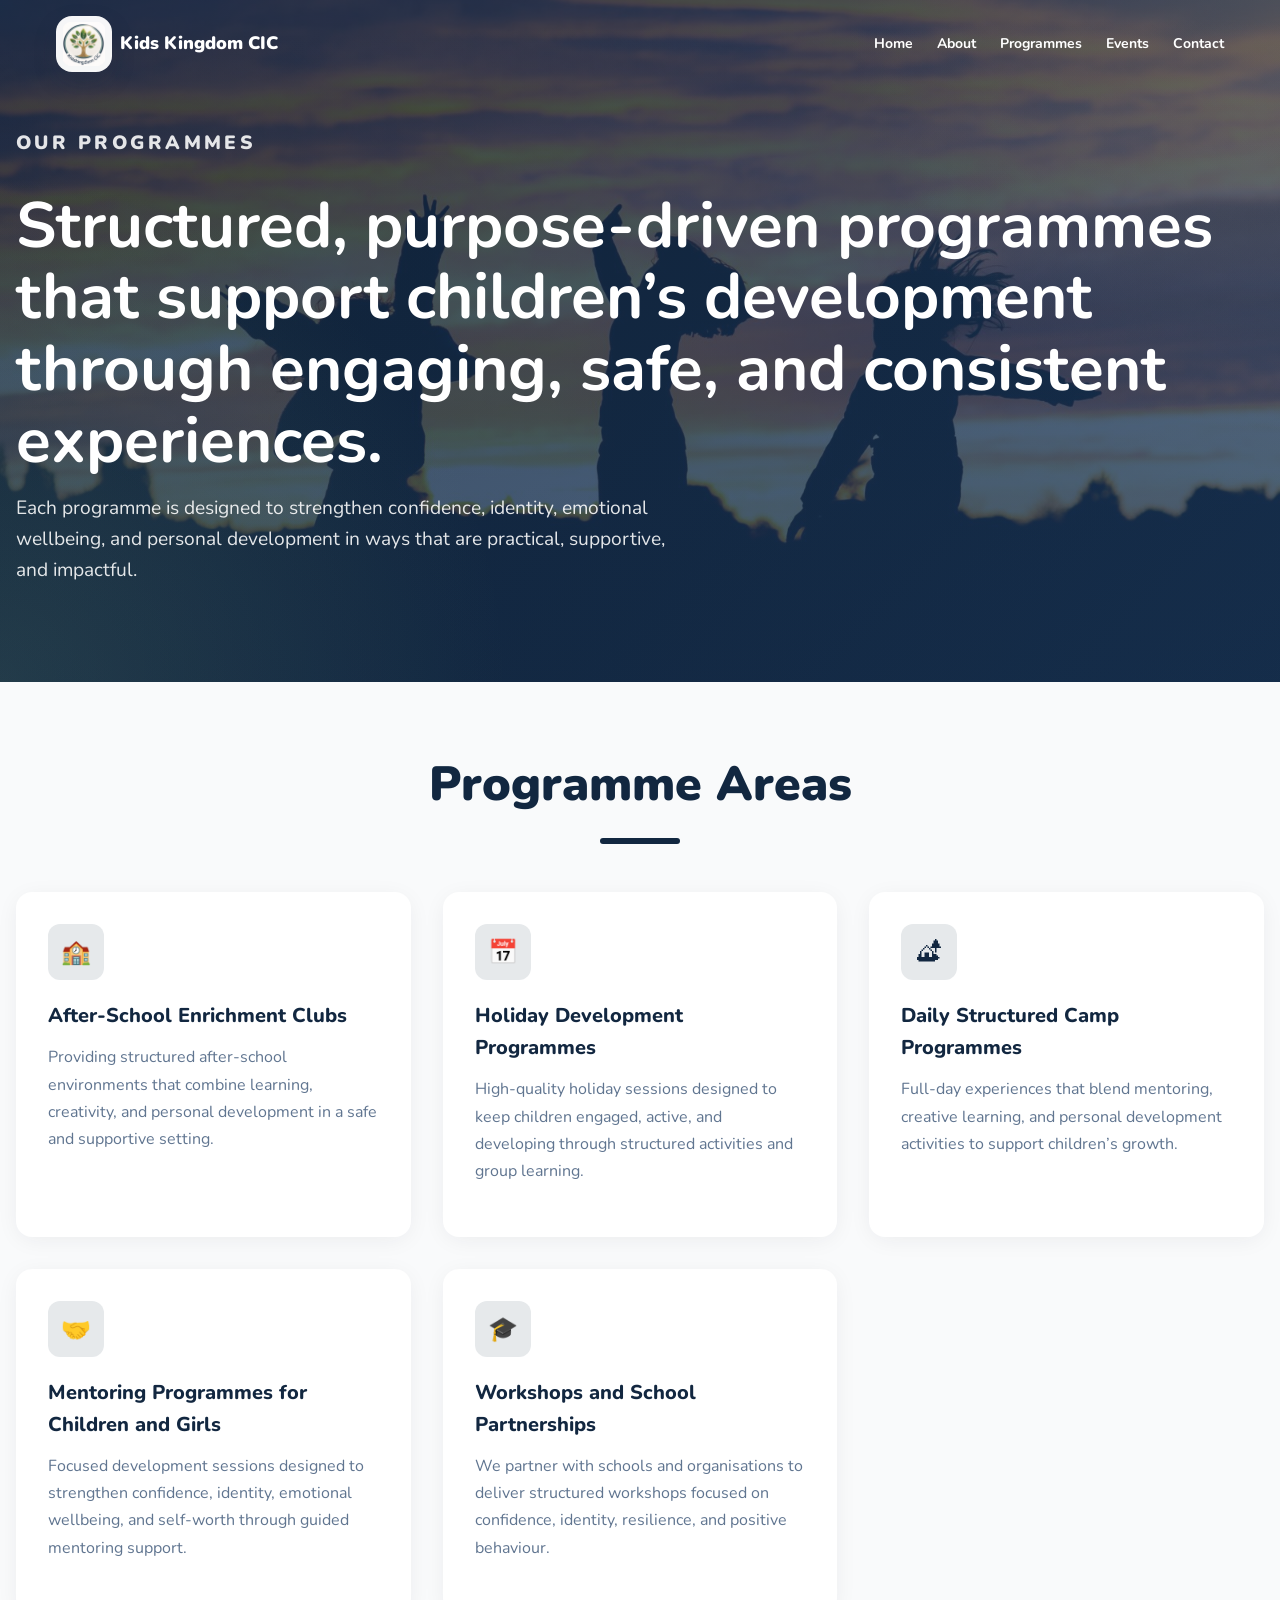
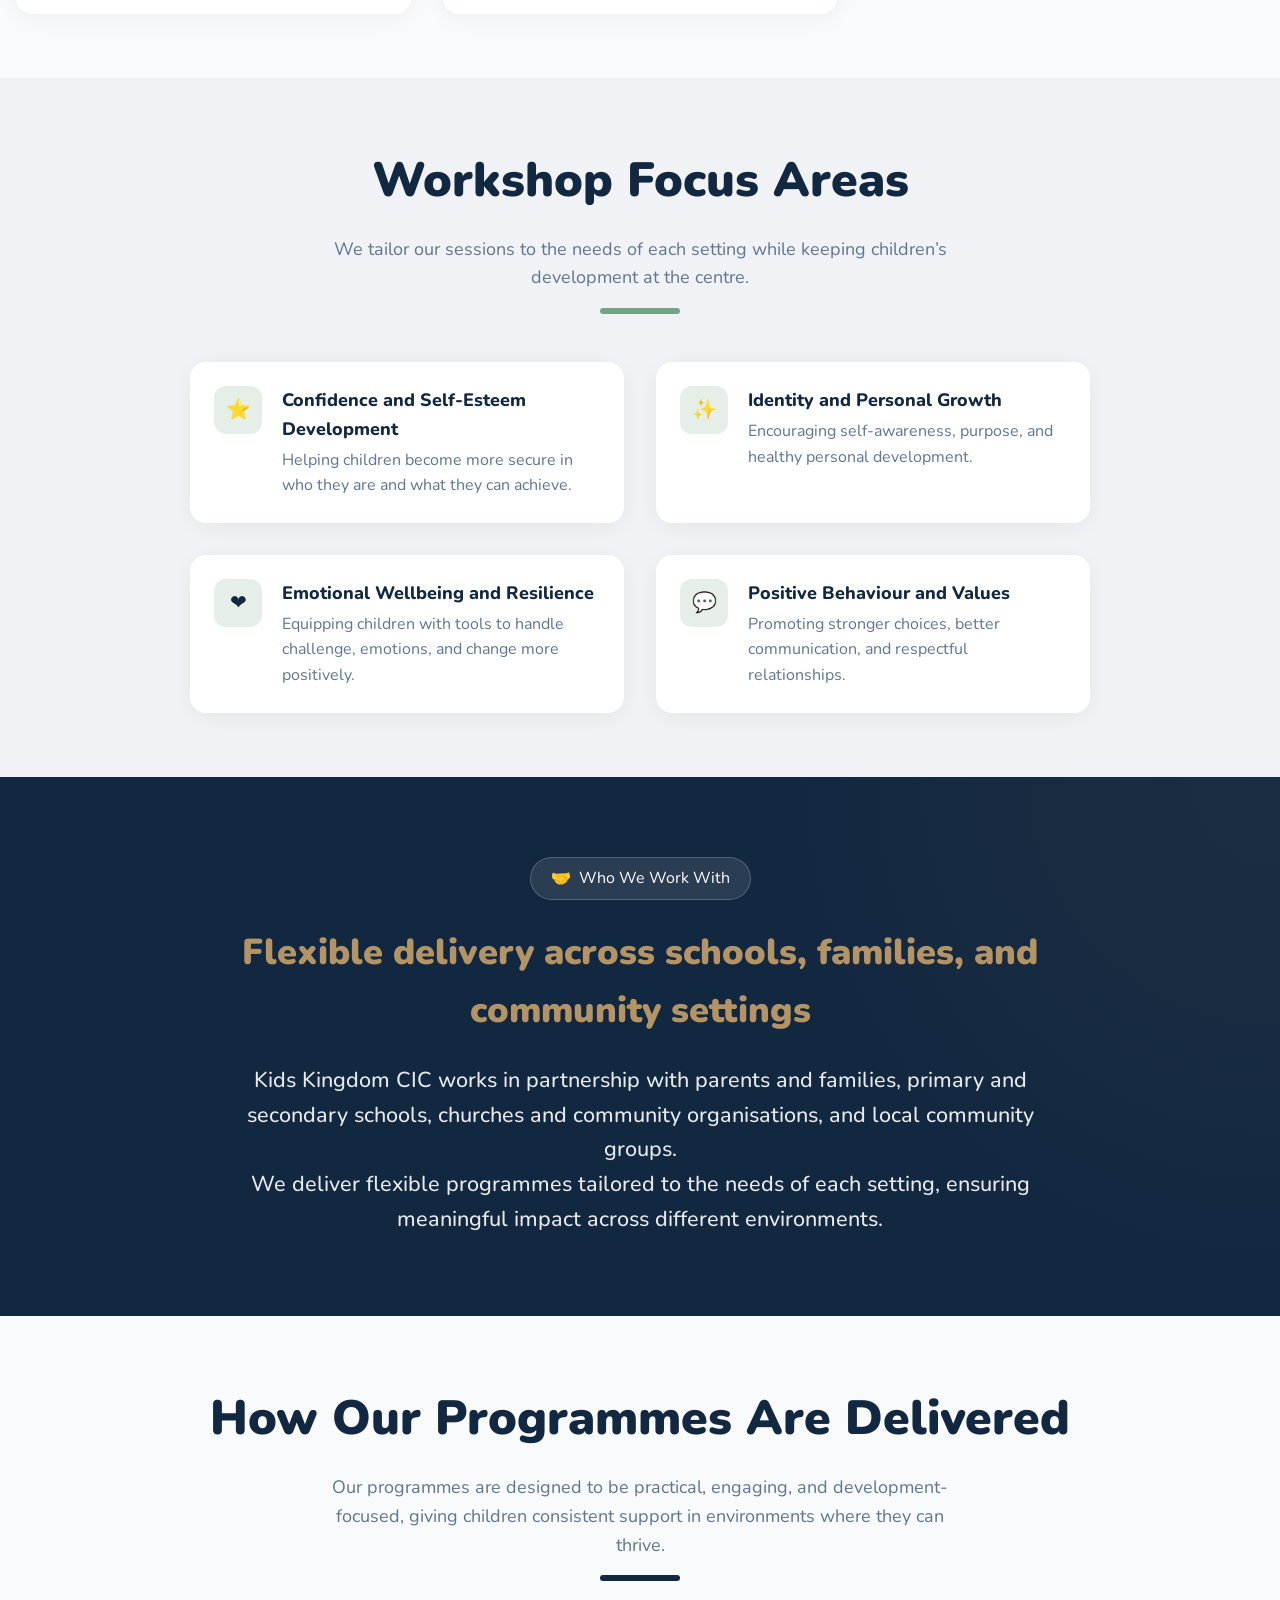
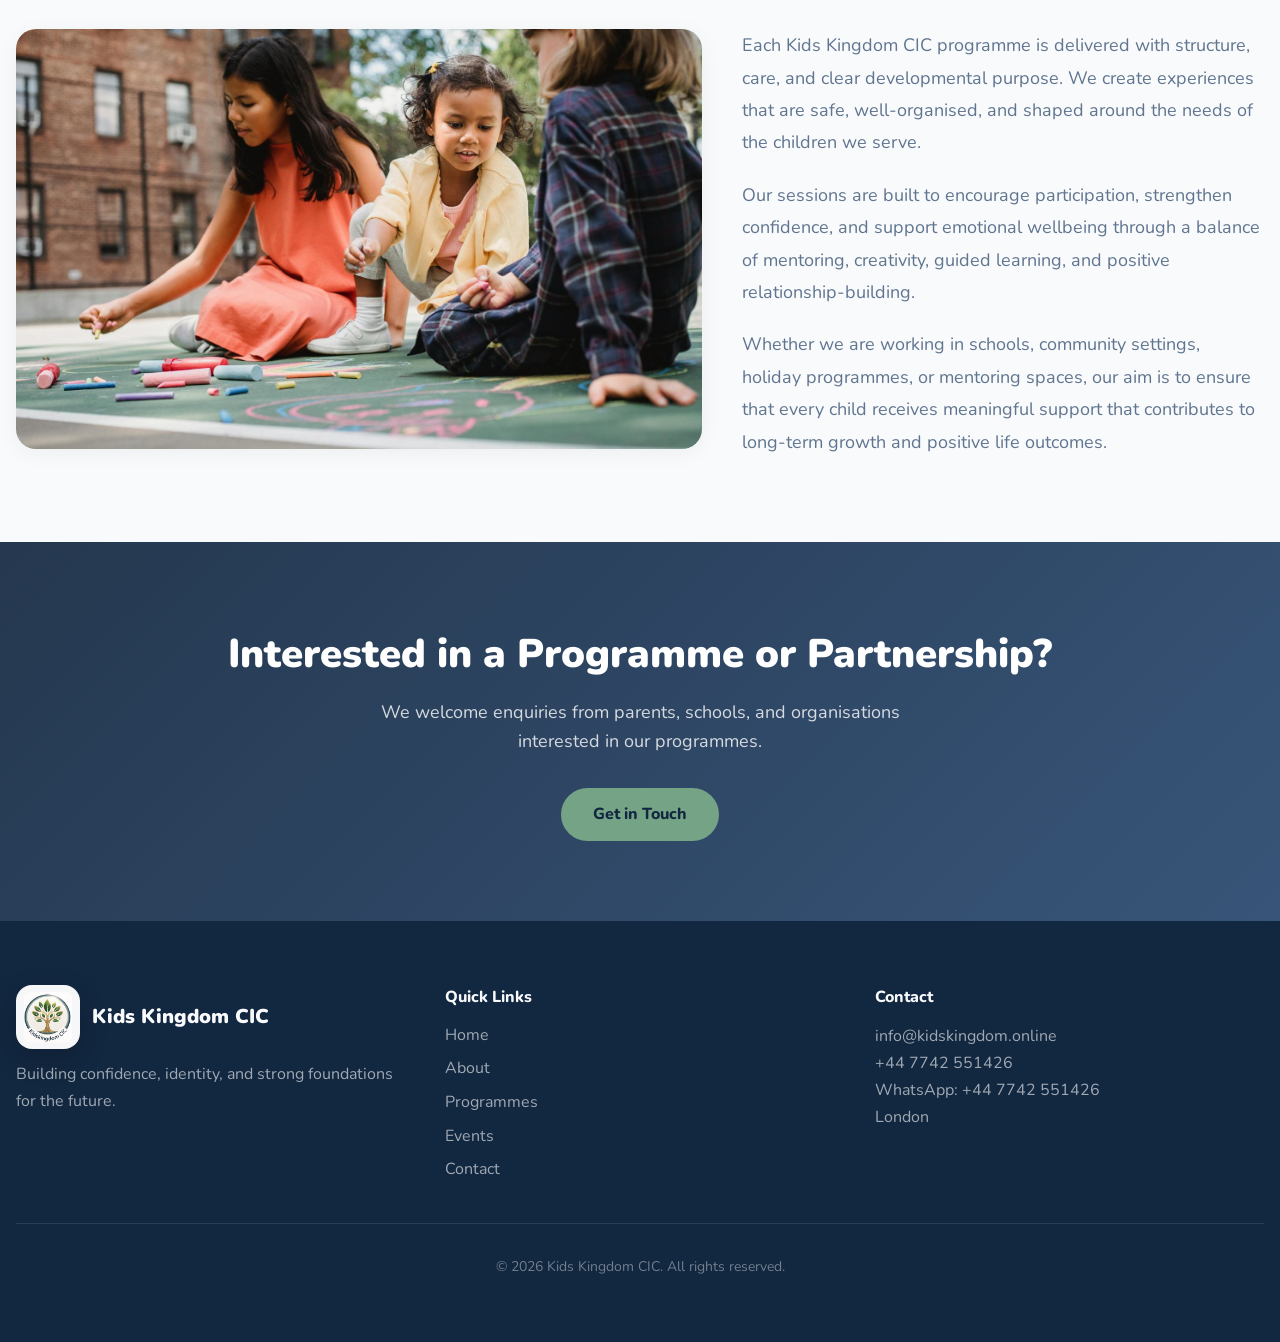
<file: programmes.html>
<!DOCTYPE html>
<html lang="en">
<head>
  <meta charset="UTF-8" />
  <meta http-equiv="X-UA-Compatible" content="IE=edge" />
  <meta name="viewport" content="width=device-width, initial-scale=1.0" />
  <title>Programmes | Kids Kingdom CIC</title>
  <meta name="description" content="Discover the structured, purpose-driven programmes Kids Kingdom CIC delivers to support children’s confidence, identity, wellbeing, and development." />
  <link rel="icon" type="image/jpeg" href="assets/logo1.JPG" />
  <link rel="preconnect" href="https://fonts.googleapis.com" />
  <link href="https://fonts.googleapis.com/css2?family=Nunito:wght@400;600;700;800;900&display=swap" rel="stylesheet" />
  <link rel="stylesheet" href="style.css" />
</head>
<body>
  <div class="page-loader" id="pageLoader" aria-hidden="true">
    <div class="loader-inner">
      <img src="assets/logo1.JPG" alt="Kids Kingdom CIC" class="loader-logo" />
      <div class="loader-spinner"></div>
      <p>Loading Kids Kingdom CIC...</p>
    </div>
  </div>

  <nav id="navbar">
    <div class="nav-container">
      <a href="index.html" class="nav-brand">
        <img src="assets/logo1.JPG" alt="Kids Kingdom CIC" class="nav-logo" />
        <span class="nav-title">Kids Kingdom CIC</span>
      </a>

      <div class="nav-links" id="navLinks">
        <a href="index.html">Home</a>
        <a href="about.html">About</a>
        <a href="programmes.html">Programmes</a>
        <a href="events.html">Events</a>
        <a href="contact.html">Contact</a>
      </div>

      <button class="nav-toggle" id="navToggle" aria-label="Toggle menu">
        <span></span><span></span><span></span>
      </button>
    </div>

    <div class="mobile-menu" id="mobileMenu">
      <a href="index.html">Home</a>
      <a href="about.html">About</a>
      <a href="programmes.html">Programmes</a>
      <a href="events.html">Events</a>
      <a href="contact.html">Contact</a>
    </div>
  </nav>

  <header class="page-hero page-hero-events" style="background: linear-gradient(135deg, hsl(213 56% 16% / 0.82), hsl(213 56% 26% / 0.74)), url('assets/kids5.jpeg') center/cover no-repeat;">
    <div class="page-hero-overlay"></div>
    <div class="container page-hero-content">
      <p class="page-eyebrow fade-in-up">Our Programmes</p>
      <h1 class="fade-in-up">Structured, purpose-driven programmes that support children’s development through engaging, safe, and consistent experiences.</h1>
      <p class="fade-in-up">Each programme is designed to strengthen confidence, identity, emotional wellbeing, and personal development in ways that are practical, supportive, and impactful.</p>
    </div>
  </header>

  <section class="section">
    <div class="container">
      <div class="section-header fade-in-up">
        <h2>Programme Areas</h2>
        <div class="section-line bg-primary"></div>
      </div>
      <div class="programmes-grid">
        <div class="card fade-in-up">
          <div class="card-icon bg-primary-light">&#127979;</div>
          <h3>After-School Enrichment Clubs</h3>
          <p>Providing structured after-school environments that combine learning, creativity, and personal development in a safe and supportive setting.</p>
        </div>
        <div class="card fade-in-up">
          <div class="card-icon bg-primary-light">&#128197;</div>
          <h3>Holiday Development Programmes</h3>
          <p>High-quality holiday sessions designed to keep children engaged, active, and developing through structured activities and group learning.</p>
        </div>
        <div class="card fade-in-up">
          <div class="card-icon bg-primary-light">&#127957;</div>
          <h3>Daily Structured Camp Programmes</h3>
          <p>Full-day experiences that blend mentoring, creative learning, and personal development activities to support children’s growth.</p>
        </div>
        <div class="card fade-in-up">
          <div class="card-icon bg-primary-light">&#129309;</div>
          <h3>Mentoring Programmes for Children and Girls</h3>
          <p>Focused development sessions designed to strengthen confidence, identity, emotional wellbeing, and self-worth through guided mentoring support.</p>
        </div>
        <div class="card fade-in-up">
          <div class="card-icon bg-primary-light">&#127891;</div>
          <h3>Workshops and School Partnerships</h3>
          <p>We partner with schools and organisations to deliver structured workshops focused on confidence, identity, resilience, and positive behaviour.</p>
        </div>
      </div>
    </div>
  </section>

  <section class="section section-alt">
    <div class="container">
      <div class="section-header fade-in-up">
        <h2>Workshop Focus Areas</h2>
        <p class="section-subtitle">We tailor our sessions to the needs of each setting while keeping children’s development at the centre.</p>
        <div class="section-line bg-accent"></div>
      </div>
      <div class="why-grid">
        <div class="why-card fade-in-up">
          <div class="why-icon">&#11088;</div>
          <div>
            <h3>Confidence and Self-Esteem Development</h3>
            <p>Helping children become more secure in who they are and what they can achieve.</p>
          </div>
        </div>
        <div class="why-card fade-in-up">
          <div class="why-icon">&#10024;</div>
          <div>
            <h3>Identity and Personal Growth</h3>
            <p>Encouraging self-awareness, purpose, and healthy personal development.</p>
          </div>
        </div>
        <div class="why-card fade-in-up">
          <div class="why-icon">&#10084;</div>
          <div>
            <h3>Emotional Wellbeing and Resilience</h3>
            <p>Equipping children with tools to handle challenge, emotions, and change more positively.</p>
          </div>
        </div>
        <div class="why-card fade-in-up">
          <div class="why-icon">&#128172;</div>
          <div>
            <h3>Positive Behaviour and Values</h3>
            <p>Promoting stronger choices, better communication, and respectful relationships.</p>
          </div>
        </div>
      </div>
    </div>
  </section>

  <section class="commitment-banner">
    <div class="container">
      <div class="commitment-content fade-in-up">
        <div class="commitment-badge">
          <span class="badge-icon">&#129309;</span>
          <span class="badge-text">Who We Work With</span>
        </div>
        <h2>Flexible delivery across schools, families, and community settings</h2>
        <p>Kids Kingdom CIC works in partnership with parents and families, primary and secondary schools, churches and community organisations, and local community groups.</p>
        <p>We deliver flexible programmes tailored to the needs of each setting, ensuring meaningful impact across different environments.</p>
      </div>
    </div>
  </section>

  <section class="section">
    <div class="container">
      <div class="section-header fade-in-up">
        <h2>How Our Programmes Are Delivered</h2>
        <p class="section-subtitle">Our programmes are designed to be practical, engaging, and development-focused, giving children consistent support in environments where they can thrive.</p>
        <div class="section-line bg-primary"></div>
      </div>
      <div class="about-grid fade-in-up">
        <figure class="feature-image-card">
          <img src="assets/kids6.jpeg" alt="Children engaged in a structured Kids Kingdom CIC programme" class="feature-image" />
        </figure>
        <div class="about-text">
          <p>Each Kids Kingdom CIC programme is delivered with structure, care, and clear developmental purpose. We create experiences that are safe, well-organised, and shaped around the needs of the children we serve.</p>
          <p>Our sessions are built to encourage participation, strengthen confidence, and support emotional wellbeing through a balance of mentoring, creativity, guided learning, and positive relationship-building.</p>
          <p>Whether we are working in schools, community settings, holiday programmes, or mentoring spaces, our aim is to ensure that every child receives meaningful support that contributes to long-term growth and positive life outcomes.</p>
        </div>
      </div>
    </div>
  </section>

  <section class="newsletter-section">
    <div class="container text-center">
      <h2 class="text-white">Interested in a Programme or Partnership?</h2>
      <p class="newsletter-subtitle">We welcome enquiries from parents, schools, and organisations interested in our programmes.</p>
      <a href="contact.html" class="btn btn-accent">Get in Touch</a>
    </div>
  </section>

  <footer class="footer">
    <div class="container">
      <div class="footer-grid">
        <div>
          <div class="footer-brand">
            <img src="assets/logo1.JPG" alt="Kids Kingdom CIC" class="footer-logo" />
            <h3>Kids Kingdom CIC</h3>
          </div>
          <p class="footer-desc">Building confidence, identity, and strong foundations for the future.</p>
        </div>
        <div>
          <h4>Quick Links</h4>
          <nav class="footer-links">
            <a href="index.html">Home</a>
            <a href="about.html">About</a>
            <a href="programmes.html">Programmes</a>
            <a href="events.html">Events</a>
            <a href="contact.html">Contact</a>
          </nav>
        </div>
        <div>
          <h4>Contact</h4>
          <p class="footer-desc"><a href="mailto:info@kidskingdom.online">info@kidskingdom.online</a></p>
          <p class="footer-desc"><a href="tel:+447742551426">+44 7742 551426</a></p>
          <p class="footer-desc"><a href="https://wa.me/447742551426" target="_blank" rel="noreferrer noopener">WhatsApp: +44 7742 551426</a></p>
          <p class="footer-desc">London</p>
        </div>
      </div>
      <div class="footer-bottom">
        <p>&copy; 2026 Kids Kingdom CIC. All rights reserved.</p>
      </div>
    </div>
  </footer>

  <button class="scroll-top-btn" id="scrollTopBtn" aria-label="Scroll to top">↑</button>

  <script src="script.js"></script>
</body>
</html>
</file>
<file: style.css>
/* ===========================
   Kids Kingdom CIC – style.css
   =========================== */

/* ---------- CSS Variables ---------- */
:root {
  --primary: hsl(213, 56%, 16%);
  --primary-fg: hsl(0, 0%, 100%);
  --primary-light: hsl(213, 56%, 16%, 0.1);

  --secondary: hsl(35, 35%, 55%);
  --secondary-fg: hsl(0, 0%, 100%);
  --secondary-light: hsl(35, 35%, 55%, 0.15);

  --accent: hsl(140, 20%, 55%);
  --accent-fg: hsl(213, 56%, 16%);
  --accent-light: hsl(140, 20%, 55%, 0.2);

  --success: hsl(140, 30%, 45%);
  --success-light: hsl(140, 30%, 45%, 0.15);

  --bg: hsl(210, 20%, 98%);
  --fg: hsl(213, 56%, 16%);
  --muted: hsl(210, 20%, 95%);
  --muted-fg: hsl(213, 20%, 47%);
  --card: hsl(0, 0%, 100%);
  --border: hsl(213, 20%, 90%);

  --hero-gradient: linear-gradient(135deg, hsl(213 56% 16% / 0.92), hsl(213 56% 26% / 0.88));
  --shadow: 0 4px 24px -4px hsl(230 25% 18% / 0.08);
  --shadow-hover: 0 8px 32px -4px hsl(230 25% 18% / 0.14);
  --radius: 1rem;

  --font: 'Nunito', sans-serif;
}

/* ---------- Reset ---------- */
*, *::before, *::after { box-sizing: border-box; margin: 0; padding: 0; }
html { scroll-behavior: smooth; -webkit-text-size-adjust: 100%; }
body { font-family: var(--font); background: var(--bg); color: var(--fg); line-height: 1.6; overflow-x: hidden; overflow-wrap: break-word; min-width: 320px; }
body.is-loading { overflow: hidden; }
img { max-width: 100%; display: block; }
a { text-decoration: none; color: inherit; }
button { cursor: pointer; border: none; background: none; font-family: inherit; }
input, textarea, select, button, a { -webkit-tap-highlight-color: transparent; }

/* ---------- LOADER ---------- */
.page-loader {
  position: fixed;
  inset: 0;
  z-index: 9999;
  display: flex;
  align-items: center;
  justify-content: center;
  padding: 1.5rem;
  background:
    radial-gradient(circle at top, hsl(35 35% 55% / 0.22), transparent 28%),
    linear-gradient(135deg, hsl(213 56% 16%), hsl(213 56% 24%));
  transition: opacity 0.45s ease, visibility 0.45s ease;
}
.page-loader.hidden {
  opacity: 0;
  visibility: hidden;
  pointer-events: none;
}
.loader-inner {
  display: flex;
  flex-direction: column;
  align-items: center;
  text-align: center;
  gap: 1rem;
}
.loader-logo {
  width: 112px;
  height: 112px;
  padding: 0.5rem;
  border-radius: 1.25rem;
  background: hsl(0 0% 100% / 0.96);
  object-fit: contain;
  box-shadow: 0 18px 36px hsl(0 0% 0% / 0.18);
}
.loader-spinner {
  width: 52px;
  height: 52px;
  border-radius: 50%;
  border: 4px solid hsl(0 0% 100% / 0.18);
  border-top-color: var(--secondary);
  border-right-color: var(--accent);
  animation: spin 0.9s linear infinite;
}
.page-loader p {
  color: hsl(0 0% 100% / 0.85);
  font-weight: 800;
  letter-spacing: 0.04em;
}
@keyframes spin {
  to { transform: rotate(360deg); }
}

/* ---------- SCROLL TOP ---------- */
.scroll-top-btn {
  position: fixed;
  right: 1.25rem;
  bottom: 1.25rem;
  z-index: 120;
  width: 52px;
  height: 52px;
  border-radius: 50%;
  display: grid;
  place-items: center;
  background: var(--primary);
  color: var(--primary-fg);
  font-size: 1.35rem;
  font-weight: 900;
  box-shadow: 0 10px 24px hsl(213 56% 16% / 0.28);
  opacity: 0;
  visibility: hidden;
  transform: translateY(14px);
  transition: opacity 0.3s ease, transform 0.3s ease, visibility 0.3s ease, background 0.3s ease;
}
.scroll-top-btn.visible {
  opacity: 1;
  visibility: visible;
  transform: translateY(0);
}
.scroll-top-btn:hover {
  background: var(--secondary);
}

/* ---------- Utilities ---------- */
.container { max-width: 1200px; margin: 0 auto; padding: 0 1rem; }
.text-center { text-align: center; }
.text-white { color: var(--primary-fg); }
.bg-primary { background: var(--primary); }
.bg-secondary { background: var(--secondary); }
.bg-accent { background: var(--accent); }
.bg-success { background: var(--success); }
.bg-primary-light { background: var(--primary-light); }
.bg-secondary-light { background: var(--secondary-light); }
.bg-accent-light { background: var(--accent-light); }
.bg-success-light { background: var(--success-light); }
.text-primary { color: var(--primary); }

/* ---------- Fade-in Animation ---------- */
.fade-in-up {
  opacity: 0;
  transform: translateY(30px);
  transition: opacity 0.6s ease-out, transform 0.6s ease-out;
}
.fade-in-up.visible {
  opacity: 1;
  transform: translateY(0);
}

/* ---------- Buttons ---------- */
.btn {
  display: inline-flex; align-items: center; justify-content: center; gap: 0.5rem;
  padding: 0.875rem 2rem; border-radius: 50px; font-weight: 800; font-size: 1rem;
  transition: all 0.3s; text-align: center;
}
.btn-primary { background: var(--primary); color: var(--primary-fg); }
.btn-primary:hover { opacity: 0.9; }
.btn-secondary { background: var(--secondary); color: var(--secondary-fg); box-shadow: 0 4px 20px hsl(35 35% 55% / 0.3); }
.btn-secondary:hover { transform: scale(1.05); box-shadow: 0 6px 28px hsl(35 35% 55% / 0.4); }
.btn-accent { background: var(--accent); color: var(--accent-fg); font-weight: 800; }
.btn-accent:hover { transform: scale(1.05); }
.btn-outline {
  background: rgba(255, 255, 255, 0.9);
  color: var(--fg);
  border: 2px solid var(--primary);
  -webkit-backdrop-filter: blur(4px);
  backdrop-filter: blur(4px);
}
.btn-outline:hover { background: rgba(255, 255, 255, 1); transform: scale(1.05); }
.btn-full { width: 100%; border-radius: var(--radius); }

/* Button Loading State */
.btn {
  position: relative;
  overflow: hidden;
}

.btn-text {
  transition: opacity 0.3s;
}

.btn-spinner {
  position: absolute;
  top: 50%;
  left: 50%;
  transform: translate(-50%, -50%);
  width: 20px;
  height: 20px;
  border: 2px solid rgba(255, 255, 255, 0.5);
  border-top-color: #fff;
  border-radius: 50%;
  animation: spin 0.8s linear infinite;
  display: none; /* Hidden by default */
}

.btn--loading .btn-text { opacity: 0; }
.btn--loading .btn-spinner { display: block; }
.btn--loading { pointer-events: none; opacity: 0.8; }

/* ---------- NAVBAR ---------- */
#navbar {
  position: fixed; top: 0; left: 0; right: 0; z-index: 50;
  transition: all 0.3s;
}
#navbar.scrolled {
  background: hsl(0 0% 100% / 0.95); -webkit-backdrop-filter: blur(12px); backdrop-filter: blur(12px);
  box-shadow: 0 2px 16px hsl(0 0% 0% / 0.08);
}
.nav-container {
  max-width: 1200px; margin: 0 auto; display: flex;
  align-items: center; justify-content: space-between; padding: 1rem; gap: 0.75rem;
}
.nav-brand { display: flex; align-items: center; gap: 0.5rem; min-width: 0; flex: 1 1 auto; }
.nav-logo {
  width: 56px;
  height: 56px;
  padding: 0.35rem;
  border-radius: 1rem;
  background: hsl(0 0% 100% / 0.96);
  object-fit: contain;
  box-shadow: 0 10px 24px hsl(213 56% 16% / 0.16);
  flex-shrink: 0;
}
.nav-title { font-size: 1.125rem; font-weight: 900; color: var(--primary-fg); transition: color 0.3s; white-space: normal; line-height: 1.1; }
#navbar.scrolled .nav-title { color: var(--primary); }
.nav-links { display: none; align-items: center; gap: 1.5rem; }
.nav-links a {
  font-size: 0.875rem; font-weight: 700; color: var(--primary-fg);
  transition: color 0.3s; white-space: nowrap;
}
.nav-links a:hover { color: var(--secondary); }
#navbar.scrolled .nav-links a { color: var(--fg); }
#navbar.scrolled .nav-links a:hover { color: var(--primary); }

/* Hamburger */
.nav-toggle { display: flex; flex-direction: column; gap: 5px; padding: 0.5rem; }
.nav-toggle span { display: block; width: 24px; height: 2px; background: var(--primary-fg); border-radius: 2px; transition: all 0.3s; }
#navbar.scrolled .nav-toggle span { background: var(--fg); }
.nav-toggle.open span:nth-child(1) { transform: translateY(7px) rotate(45deg); }
.nav-toggle.open span:nth-child(2) { opacity: 0; }
.nav-toggle.open span:nth-child(3) { transform: translateY(-7px) rotate(-45deg); }

/* Mobile menu */
.mobile-menu {
  display: none; flex-direction: column; padding: 1rem;
  background: var(--card); border-top: 1px solid var(--border); box-shadow: 0 4px 20px hsl(0 0% 0% / 0.1);
}
.mobile-menu.open { display: flex; }
.mobile-menu a {
  padding: 0.75rem; border-radius: var(--radius); font-weight: 700;
  color: var(--fg); transition: background 0.3s;
}
.mobile-menu a:hover { background: var(--muted); }

@media (max-width: 479px) {
  .nav-title { font-size: 0.95rem; }
  .nav-logo { width: 48px; height: 48px; }
}

@media (min-width: 1024px) {
  .nav-links { display: flex; }
  .nav-toggle { display: none; }
}

/* ---------- HERO ---------- */
.hero {
  position: relative; min-height: 100vh; min-height: 100svh; display: flex;
  align-items: center; justify-content: center; overflow: hidden;
}
.hero-bg { position: absolute; inset: 0; width: 100%; height: 100%; object-fit: cover; }
.hero-overlay { position: absolute; inset: 0; background: var(--hero-gradient); }
.hero-content { position: relative; z-index: 10; text-align: center; padding: 7rem 1rem 4rem; max-width: 1000px; width: 100%; }
.hero h1 { font-size: 2.25rem; font-weight: 900; color: var(--primary-fg); margin-bottom: 1.5rem; line-height: 1.15; }
.hero p { font-size: 1.125rem; color: hsl(0 0% 100% / 0.9); max-width: 640px; margin: 0 auto 2.5rem; font-weight: 500; line-height: 1.7; }
.hero-buttons { display: flex; flex-direction: column; gap: 1rem; justify-content: center; align-items: center; width: 100%; }
.hero-buttons .btn { width: 100%; max-width: 320px; }

@media (min-width: 640px) {
  .hero h1 { font-size: 3.25rem; }
  .hero p { font-size: 1.25rem; }
  .hero-buttons { flex-direction: row; }
  .hero-buttons .btn { width: auto; max-width: none; }
}
@media (min-width: 1024px) { .hero h1 { font-size: 4.5rem; } }

@media (max-width: 639px) {
  .hero { min-height: 80vh; }
  .hero-content { padding: 6rem 1rem 3rem; }
  .hero h1 { font-size: 2rem; }
  .hero p { margin-bottom: 2rem; }
  .section { padding: 3rem 0; }
  .section-header { margin-bottom: 2rem; }
  .section-header h2 { font-size: 2rem; }
  .section-subtitle { font-size: 1rem; }
  .card { padding: 1.5rem; }
  .footer { padding: 3rem 0; }
  .footer-grid { gap: 1.5rem; }
  .mobile-menu { padding: 0.75rem 1rem; }
  .mobile-menu a { padding: 0.75rem; }
}

/* ---------- SECTIONS ---------- */
.section { padding: 4rem 0; }
.section-alt { background: var(--muted); }
.section-header { text-align: center; margin-bottom: 3rem; }
.section-header h2 { font-size: 1.875rem; font-weight: 900; margin-bottom: 1rem; }
.section-subtitle { color: var(--muted-fg); font-size: 1.125rem; max-width: 640px; margin: 0 auto; }
.section-line { width: 5rem; height: 0.375rem; border-radius: 50px; margin: 1rem auto 0; }
.section-cta { display: flex; justify-content: center; margin: -0.5rem 0 2rem; }

@media (min-width: 768px) { .section-header h2 { font-size: 3rem; } }

/* ---------- PAGE HERO ---------- */
.page-hero {
  position: relative;
  min-height: 78vh;
  min-height: 72svh;
  display: flex;
  align-items: center;
  overflow: hidden;
  background:
    linear-gradient(135deg, hsl(213 56% 16% / 0.9), hsl(213 56% 26% / 0.84)),
    url('assets/hero-children.jpg') center/cover no-repeat;
}
.page-hero-events::before {
  content: "";
  position: absolute;
  inset: 0;
  background:
    radial-gradient(circle at top right, hsl(35 35% 55% / 0.28), transparent 30%),
    radial-gradient(circle at bottom left, hsl(140 20% 55% / 0.22), transparent 35%);
}
.page-hero-overlay {
  position: absolute;
  inset: 0;
  background: linear-gradient(to bottom, transparent, hsl(213 56% 16% / 0.2));
}
.page-hero-content {
  position: relative;
  z-index: 1;
  padding: 8rem 1rem 4rem;
  max-width: 900px;
}
.page-eyebrow {
  display: inline-block;
  margin-bottom: 1rem;
  color: hsl(0 0% 100% / 0.85);
  font-size: 0.85rem;
  font-weight: 900;
  letter-spacing: 0.18em;
  text-transform: uppercase;
}
.page-eyebrow.text-primary { color: var(--primary); }
.page-hero h1 {
  font-size: 2.4rem;
  line-height: 1.12;
  color: var(--primary-fg);
  margin-bottom: 1rem;
}
.page-hero p {
  max-width: 680px;
  color: hsl(0 0% 100% / 0.88);
  font-size: 1.1rem;
  margin-bottom: 2rem;
}
@media (min-width: 768px) {
  .page-hero h1 { font-size: 4rem; }
  .page-hero p { font-size: 1.2rem; }
}
@media (max-width: 639px) {
  .page-hero { min-height: 62vh; min-height: 62svh; }
  .page-hero-content { padding: 6.5rem 1rem 3rem; }
  .page-hero h1 { font-size: 2rem; }
  .page-hero p { font-size: 1rem; margin-bottom: 1.5rem; }
}

/* ---------- ABOUT ---------- */
.about-grid { display: grid; gap: 2.5rem; }
.about-text { max-width: 100%; }
.about-text .eyebrow {
  display: inline-flex; align-items: center; gap: 0.75rem;
  margin-bottom: 1.5rem; font-size: 0.95rem; font-weight: 900;
  color: var(--primary); text-transform: uppercase; letter-spacing: 0.15em;
}
.about-text p { color: var(--muted-fg); font-size: 1.125rem; line-height: 1.8; margin-bottom: 1.25rem; }
.about-text .highlight { font-weight: 700; color: var(--fg); margin-top: 1rem; }
.about-list { display: grid; gap: 1rem; margin: 2rem 0; }
.about-list div { display: grid; grid-template-columns: auto 1fr; gap: 1rem; align-items: flex-start; min-width: 0; }
.about-list span {
  width: 2.5rem; height: 2.5rem; display: grid; place-items: center;
  border-radius: 50%; background: var(--primary-light); color: var(--primary); font-weight: 900;
  flex-shrink: 0;
}
.about-list p { margin: 0; }
.about-buttons { display: flex; flex-wrap: wrap; gap: 1rem; margin-top: 1.5rem; }
.highlights-grid {
  display: grid; grid-template-columns: 1fr; gap: 1.5rem; margin-top: 0;
}
@media (min-width: 480px) { .highlights-grid { grid-template-columns: repeat(2, 1fr); } }
.highlight-card {
  display: flex; flex-direction: column; align-items: center; gap: 0.75rem;
  padding: 1.75rem; border-radius: var(--radius); background: var(--card);
  box-shadow: var(--shadow); transition: all 0.3s;
}
.highlight-card:hover { box-shadow: var(--shadow-hover); }
.highlight-icon { font-size: 1.75rem; width: 56px; height: 56px; border-radius: 12px; background: var(--primary-light); display: flex; align-items: center; justify-content: center; }
.highlight-card span { font-weight: 800; text-align: center; }
@media (min-width: 992px) { .about-grid { grid-template-columns: 1.25fr 0.95fr; align-items: start; } }

.mission-grid {
  display: grid; gap: 1.5rem; margin-top: 3rem;
}
@media (min-width: 768px) { .mission-grid { grid-template-columns: repeat(2, 1fr); } }

/* ---------- CARDS ---------- */
.card {
  background: var(--card); border-radius: var(--radius); padding: 2rem;
  box-shadow: var(--shadow); transition: all 0.3s;
}
.card:hover { box-shadow: var(--shadow-hover); transform: translateY(-4px); }
.card h3 { font-size: 1.25rem; font-weight: 800; margin-bottom: 0.75rem; }
.card p { color: var(--muted-fg); line-height: 1.7; margin-bottom: 1.25rem; }
.card-icon {
  width: 56px; height: 56px; border-radius: 12px; display: flex;
  align-items: center; justify-content: center; font-size: 1.5rem; margin-bottom: 1.25rem;
}
.card-icon-lg {
  width: 64px; height: 64px; border-radius: var(--radius); display: flex;
  align-items: center; justify-content: center; font-size: 1.75rem; margin: 0 auto 1.25rem;
}
.card-link { color: var(--primary); font-weight: 800; transition: all 0.3s; }
.card-link:hover { text-decoration: underline; text-underline-offset: 4px; }
.upcoming-detail-trigger { padding: 0; text-align: left; }

.media-grid {
  display: grid;
  gap: 1.5rem;
}
@media (min-width: 768px) {
  .media-grid {
    grid-template-columns: repeat(2, 1fr);
  }
}
.feature-image-card {
  margin: 0;
  border-radius: calc(var(--radius) + 0.25rem);
  overflow: hidden;
  box-shadow: var(--shadow);
  background: var(--card);
}
.feature-image {
  display: block;
  width: 100%;
  height: min(62vw, 420px);
  object-fit: cover;
}
.founder-grid,
.safety-grid {
  align-items: center;
}
.founder-image-card {
  max-width: 520px;
  width: 100%;
  justify-self: center;
}
.founder-image {
  height: min(70vw, 520px);
  object-position: center top;
}
.founder-copy {
  padding: 0.5rem 0;
}
.values-foundation {
  display: grid;
  gap: 2rem;
  align-items: stretch;
}
.values-panel {
  display: flex;
  flex-direction: column;
  justify-content: space-between;
  gap: 1.5rem;
  padding: 2rem;
  border-radius: calc(var(--radius) + 0.25rem);
  background:
    linear-gradient(135deg, hsl(213 56% 16% / 0.96), hsl(213 56% 26% / 0.92)),
    url('assets/kids2.jpeg') center/cover no-repeat;
  color: var(--primary-fg);
  box-shadow: var(--shadow);
}
.values-panel-label {
  color: hsl(0 0% 100% / 0.72);
  font-size: 0.85rem;
  font-weight: 900;
  letter-spacing: 0.15em;
  margin: 0;
  text-transform: uppercase;
}
.values-pill-list {
  display: flex;
  flex-wrap: wrap;
  gap: 0.75rem;
}
.values-pill-list span {
  display: inline-flex;
  align-items: center;
  min-height: 40px;
  padding: 0.55rem 0.9rem;
  border-radius: 999px;
  background: hsl(0 0% 100% / 0.14);
  color: var(--primary-fg);
  font-weight: 900;
}
.values-copy {
  padding: 2rem;
  border-radius: calc(var(--radius) + 0.25rem);
  background: var(--card);
  box-shadow: var(--shadow);
}
.values-copy p:last-child {
  margin-bottom: 0;
}
.values-lead {
  color: var(--fg) !important;
  font-size: 1.25rem !important;
  font-weight: 900;
  line-height: 1.65 !important;
}
.safety-card .card-icon-lg {
  margin-left: 0;
  margin-right: 0;
}
@media (min-width: 900px) {
  .values-foundation {
    grid-template-columns: 0.8fr 1.2fr;
  }
}
@media (max-width: 639px) {
  .feature-image { height: 260px; }
  .founder-image { height: 360px; }
  .values-panel,
  .values-copy {
    padding: 1.5rem;
  }
}

/* ---------- UTILITIES ---------- */
.hidden { display: none; }

/* ---------- EVENTS PAGE ---------- */
.event-info-grid,
.upcoming-events-grid {
  display: grid;
  gap: 1.5rem;
}
.event-info-grid { margin-top: 2.5rem; }
@media (min-width: 768px) {
  .event-info-grid,
  .upcoming-events-grid { grid-template-columns: repeat(2, 1fr); }
}
@media (min-width: 1100px) {
  .event-info-grid,
  .upcoming-events-grid { grid-template-columns: repeat(3, 1fr); }
}
.upcoming-card {
  position: relative;
  background: var(--card);
  border-radius: calc(var(--radius) + 0.25rem);
  padding: 2rem;
  box-shadow: var(--shadow);
  transition: transform 0.3s ease, box-shadow 0.3s ease;
}
.upcoming-card:hover {
  transform: translateY(-6px);
  box-shadow: var(--shadow-hover);
}
.event-badge,
.event-pill {
  display: inline-flex;
  align-items: center;
  justify-content: center;
  border-radius: 999px;
  font-size: 0.8rem;
  font-weight: 800;
}
.event-badge {
  background: var(--primary);
  color: var(--primary-fg);
  padding: 0.45rem 0.85rem;
  margin-bottom: 1rem;
}
.event-pill {
  background: var(--secondary-light);
  color: var(--primary);
  padding: 0.35rem 0.8rem;
}
.event-date {
  color: var(--muted-fg);
  font-size: 0.92rem;
  font-weight: 800;
  letter-spacing: 0.04em;
  text-transform: uppercase;
}
.upcoming-card h3,
.event-post-content h3 {
  font-size: 1.45rem;
  margin: 0.75rem 0;
}
.upcoming-card p:last-of-type { margin-bottom: 1.25rem; }
.event-posts {
  display: grid;
  gap: 2rem;
}
.event-post-card {
  display: grid;
  gap: 0;
  background: var(--card);
  border-radius: calc(var(--radius) + 0.25rem);
  overflow: hidden;
  box-shadow: var(--shadow);
}
.event-post-media img {
  width: 100%;
  height: 100%;
  min-height: 300px;
  object-fit: cover;
}
.event-post-content {
  padding: 2rem;
}
.event-post-meta {
  display: flex;
  flex-wrap: wrap;
  gap: 0.75rem;
  align-items: center;
  margin-bottom: 1rem;
}
.event-post-lead {
  font-size: 1.05rem;
  font-weight: 800;
  color: var(--fg);
}
.event-post-content p {
  color: var(--muted-fg);
  margin-bottom: 1rem;
}
.event-modal {
  position: fixed;
  inset: 0;
  z-index: 220;
  display: none;
}
.event-modal.open {
  display: grid;
  place-items: center;
}
.event-modal-backdrop {
  position: absolute;
  inset: 0;
  background: hsl(213 56% 10% / 0.74);
  -webkit-backdrop-filter: blur(4px);
  backdrop-filter: blur(4px);
}
.event-modal-dialog {
  position: relative;
  z-index: 1;
  width: min(960px, calc(100vw - 2rem));
  max-height: calc(100vh - 2rem);
  overflow: auto;
  background: var(--card);
  border-radius: calc(var(--radius) + 0.35rem);
  box-shadow: 0 24px 64px hsl(213 56% 10% / 0.28);
}
.event-modal-media img {
  width: 100%;
  max-height: 360px;
  object-fit: cover;
}
.event-modal-content {
  padding: 2rem;
}
.event-modal-section {
  margin: 1.5rem 0;
}
.event-modal-section h4 {
  font-size: 1rem;
  font-weight: 900;
  margin-bottom: 0.85rem;
  color: var(--fg);
}
.event-modal-section ul {
  padding-left: 1.25rem;
  color: var(--muted-fg);
}
.event-modal-section li + li {
  margin-top: 0.55rem;
}
.event-modal-cta {
  font-weight: 800;
  color: var(--primary);
  margin-bottom: 0;
}
.event-modal-close {
  position: absolute;
  top: 1rem;
  right: 1rem;
  z-index: 2;
  width: 42px;
  height: 42px;
  border-radius: 999px;
  background: hsl(0 0% 100% / 0.92);
  color: var(--fg);
  box-shadow: 0 12px 24px hsl(213 56% 10% / 0.18);
}
.event-modal-close:hover {
  background: hsl(0 0% 100%);
}
@media (min-width: 900px) {
  .event-modal-dialog {
    display: grid;
    grid-template-columns: 0.95fr 1.05fr;
  }
  .event-modal-media img {
    max-height: 100%;
    height: 100%;
  }
}
@media (max-width: 639px) {
  .event-modal-content {
    padding: 1.5rem;
  }
}
@media (min-width: 900px) {
  .event-post-card {
    grid-template-columns: 1.02fr 1fr;
    align-items: stretch;
  }
  .event-post-card-reverse .event-post-media {
    order: 2;
  }
  .event-post-card-reverse .event-post-content {
    order: 1;
  }
}

/* ---------- PROGRAMME GRID ---------- */
.programmes-grid { display: grid; gap: 2rem; }
@media (min-width: 700px) { .programmes-grid { grid-template-columns: repeat(2, minmax(0, 1fr)); } }
@media (min-width: 1100px) { .programmes-grid { grid-template-columns: repeat(3, minmax(0, 1fr)); } }

/* ---------- VALUES GRID ---------- */
/* Spacing Utilities */
.pt-0 { padding-top: 0 !important; }
.pb-tight { padding-bottom: 2rem !important; }

#values .section-header {
  margin-bottom: 1.5rem;
}
.values-grid { 
  display: grid; 
  grid-template-columns: 1fr; 
  gap: 2rem; 
  margin-top: 0; 
}
@media (min-width: 640px) { .values-grid { grid-template-columns: repeat(2, minmax(0, 1fr)); } }
@media (min-width: 1100px) { .values-grid { grid-template-columns: repeat(4, minmax(0, 1fr)); gap: 3rem; } }

.value-card {
  background: var(--card);
  padding: 2.5rem 1.5rem;
  border-radius: var(--radius);
  text-align: center;
  box-shadow: var(--shadow);
  transition: all 0.3s ease;
  border-top: 4px solid transparent;
}
.value-card:hover {
  transform: translateY(-8px);
  box-shadow: var(--shadow-hover);
}
.value-card.v-confidence { border-top-color: #3b82f6; }
.value-card.v-leadership { border-top-color: #a855f7; }
.value-card.v-faith { border-top-color: #ef4444; }
.value-card.v-community { border-top-color: #22c55e; }

.value-icon {
  font-size: 2.5rem;
  width: 80px;
  height: 80px;
  line-height: 80px;
  margin: 0 auto 1.5rem;
  border-radius: 50%;
  background: var(--muted);
  display: flex;
  align-items: center;
  justify-content: center;
}
.value-card h4 { color: var(--fg); font-size: 1.25rem; font-weight: 800; margin-bottom: 1rem; }
.value-card p { color: var(--muted-fg); font-size: 0.95rem; line-height: 1.6; margin: 0; }

/* ---------- COMMITMENT BANNER ---------- */
.commitment-banner {
  background: var(--primary);
  padding: 5rem 0;
  color: var(--primary-fg);
  position: relative;
  overflow: hidden;
}
.commitment-banner::before {
  content: "";
  position: absolute;
  inset: 0;
  background: radial-gradient(circle at top right, var(--secondary-light), transparent 40%);
  opacity: 0.4;
}
.commitment-content {
  position: relative;
  z-index: 1;
  max-width: 800px;
  margin: 0 auto;
  text-align: center;
}
.commitment-badge {
  display: inline-flex;
  align-items: center;
  gap: 0.5rem;
  background: hsl(0 0% 100% / 0.1);
  padding: 0.5rem 1.25rem;
  border-radius: 50px;
  margin-bottom: 1.5rem;
  border: 1px solid hsl(0 0% 100% / 0.2);
}
.commitment-content h2 { font-size: 2.25rem; font-weight: 900; margin-bottom: 1.5rem; color: var(--secondary); }
.commitment-content p { font-size: 1.35rem; line-height: 1.6; font-weight: 500; color: hsl(0 0% 100% / 0.9); }
@media (max-width: 768px) { .commitment-content h2 { font-size: 1.75rem; } .commitment-content p { font-size: 1.15rem; } }

/* ---------- WHY US ---------- */
.why-grid { display: grid; gap: 2rem; max-width: 900px; margin: 0 auto; }
@media (min-width: 768px) { .why-grid { grid-template-columns: repeat(2, minmax(0, 1fr)); } }
.why-card {
  display: flex; gap: 1.25rem; padding: 1.5rem; border-radius: var(--radius);
  background: var(--card); box-shadow: var(--shadow); transition: box-shadow 0.3s;
}
.why-card:hover { box-shadow: var(--shadow-hover); }
.why-icon {
  width: 48px; height: 48px; border-radius: 12px; background: var(--success-light);
  display: flex; align-items: center; justify-content: center; font-size: 1.25rem; flex-shrink: 0;
}
.why-card h3 { font-size: 1.125rem; font-weight: 800; margin-bottom: 0.25rem; }
.why-card p { color: var(--muted-fg); line-height: 1.6; margin: 0; }

/* ---------- IMPACT ---------- */
.impact-section { padding: 5rem 0; background: var(--hero-gradient); }
.stats-grid { display: grid; grid-template-columns: repeat(2, 1fr); gap: 1rem; }
@media (min-width: 1024px) { .stats-grid { grid-template-columns: repeat(4, 1fr); } }
.stat-card { text-align: center; padding: 2rem; }
.stat-number { font-size: 2.5rem; font-weight: 900; color: var(--primary-fg); margin-bottom: 0.5rem; }
.stat-label { color: hsl(0 0% 100% / 0.8); font-weight: 700; font-size: 1.125rem; }
@media (min-width: 768px) { .stat-number { font-size: 3rem; } }

/* ---------- GALLERY ACCORDION ---------- */
.gallery-accordion {
  margin-top: 3rem;
}

.accordion-item {
  margin-bottom: 1rem;
  border-radius: var(--radius);
  overflow: hidden;
  box-shadow: var(--shadow);
  background: var(--card);
  transition: all 0.3s ease;
}

.accordion-item:hover {
  box-shadow: var(--shadow-hover);
}

.accordion-header {
  width: 100%;
  padding: 1.5rem 2rem;
  background: var(--card);
  border: none;
  display: flex;
  align-items: center;
  justify-content: space-between;
  cursor: pointer;
  transition: all 0.3s ease;
  font-weight: 600;
}

.accordion-header:hover {
  background: var(--muted);
}

.accordion-icon {
  font-size: 0.8rem;
  font-weight: 900;
  color: var(--primary);
  background: var(--primary-light);
  padding: 0.5rem 1rem;
  border-radius: 50px;
  letter-spacing: 0.1em;
}

.accordion-title {
  flex: 1;
  text-align: center;
  color: var(--fg);
  font-size: 1.1rem;
}

.accordion-arrow {
  font-size: 1.5rem;
  font-weight: 300;
  color: var(--muted-fg);
  transition: transform 0.3s ease;
  width: 30px;
  height: 30px;
  display: flex;
  align-items: center;
  justify-content: center;
  border-radius: 50%;
  background: var(--muted);
}

.accordion-item.active .accordion-arrow {
  transform: rotate(45deg);
  background: var(--primary);
  color: var(--primary-fg);
}

.accordion-content {
  max-height: 0;
  overflow: hidden;
  transition: max-height 0.3s ease;
}

.accordion-item.active .accordion-content {
  max-height: 2000px;
}

.accordion-content .gallery-grid {
  padding: 0 2rem 2rem;
  margin-top: 0;
}

/* ---------- GALLERY SECTIONS ---------- */
.gallery-section {
  margin-bottom: 4rem;
}

.gallery-section-title {
  text-align: center;
  font-size: 1.5rem;
  font-weight: 700;
  color: var(--fg);
  margin-bottom: 2rem;
  position: relative;
}

.gallery-section-title::after {
  content: "";
  position: absolute;
  bottom: -0.5rem;
  left: 50%;
  transform: translateX(-50%);
  width: 60px;
  height: 3px;
  background: var(--primary);
  border-radius: 2px;
}

/* ---------- GALLERY CATEGORIES ---------- */
.gallery-categories {
  display: flex;
  flex-wrap: wrap;
  justify-content: center;
  gap: 2rem;
  margin-bottom: 3rem;
}

.category-label {
  font-size: 1.1rem;
  font-weight: 600;
  color: var(--muted-fg);
  text-transform: uppercase;
  letter-spacing: 0.1em;
  position: relative;
}

.category-label::after {
  content: "";
  position: absolute;
  bottom: -0.5rem;
  left: 0;
  right: 0;
  height: 2px;
  background: var(--primary);
  opacity: 0.3;
}

/* ---------- GALLERY ---------- */
.gallery-filters {
  display: flex;
  flex-wrap: wrap;
  justify-content: center;
  gap: 0.75rem;
  margin-bottom: 2.5rem;
}
.filter-btn {
  padding: 0.5rem 1.5rem;
  border-radius: 50px;
  font-weight: 700;
  font-size: 0.9rem;
  background: var(--card);
  color: var(--muted-fg);
  border: 1px solid var(--border);
  transition: all 0.3s;
}
.filter-btn:hover, .filter-btn.active {
  background: var(--primary);
  color: var(--primary-fg);
  border-color: var(--primary);
}
.gallery-grid { 
  display: grid; 
  grid-template-columns: repeat(2, 1fr); 
  gap: 1rem; 
  margin-bottom: 2rem;
}
@media (min-width: 640px) { .gallery-grid { grid-template-columns: repeat(3, 1fr); gap: 1.25rem; } }
@media (min-width: 768px) { .gallery-grid { grid-template-columns: repeat(4, 1fr); gap: 1.5rem; } }
@media (min-width: 1024px) { .gallery-grid { grid-template-columns: repeat(5, 1fr); gap: 2rem; } }
.gallery-item {
  position: relative; border-radius: var(--radius); overflow: hidden;
  box-shadow: var(--shadow); transition: all 0.3s; aspect-ratio: 4/3; padding: 0; border: none;
}
.gallery-item.hidden { display: none; }

/* Gallery Load More */
.gallery-item.visible {
  display: block;
  animation: fadeInUp 0.6s ease forwards;
}

.gallery-load-more {
  text-align: center;
  margin-top: 3rem;
}

.gallery-load-more .btn {
  min-width: 200px;
  transition: all 0.3s ease;
}

.gallery-load-more .btn:hover {
  transform: translateY(-2px);
  box-shadow: 0 8px 25px rgba(0, 0, 0, 0.15);
}

@keyframes fadeInUp {
  from {
    opacity: 0;
    transform: translateY(30px);
  }
  to {
    opacity: 1;
    transform: translateY(0);
  }
}
.gallery-item:hover { box-shadow: var(--shadow-hover); transform: translateY(-4px); }
.gallery-item img { width: 100%; height: 100%; object-fit: cover; transition: transform 0.5s; }
.gallery-item:hover img { transform: scale(1.05); }
.gallery-item:hover .gallery-label { opacity: 1; }
.gallery-label {
  position: absolute; inset: 0;
  background: linear-gradient(to top, hsl(0 0% 0% / 0.6), transparent);
  display: flex; align-items: flex-end; padding: 1rem;
  opacity: 0; transition: opacity 0.3s; /* Original gallery label styles */
}
@supports not (aspect-ratio: 4/3) {
  .gallery-item { padding-top: 75%; }
  .gallery-item img { position: absolute; inset: 0; width: 100%; height: 100%; }
}
@supports not (backdrop-filter: blur(4px)) {
  .btn-outline { background: rgba(255,255,255,0.85); }
  #navbar.scrolled { background: rgba(255,255,255,0.95); }
  .lightbox { background: rgba(0,0,0,0.85); }
}

.mini-gallery-controls {
  display: flex;
  align-items: center;
  justify-content: center;
  gap: 1rem;
  margin-top: 2rem;
}
@media (max-width: 767px) {
  .mini-gallery-controls { margin-top: 1.5rem; }
}
.gallery-label span { color: white; font-weight: 800; }

/* Lightbox */
.lightbox {
  display: none; position: fixed; inset: 0; z-index: 100;
  background: hsl(0 0% 0% / 0.85); -webkit-backdrop-filter: blur(8px); backdrop-filter: blur(8px);
  align-items: center; justify-content: center; padding: 1rem;
}
.lightbox.open { display: flex; }
.lightbox img { max-width: 100%; max-height: 85vh; border-radius: var(--radius); box-shadow: 0 8px 40px hsl(0 0% 0% / 0.4); object-fit: contain; }
.lightbox-close {
  position: absolute; top: 1.5rem; right: 1.5rem; width: 40px; height: 40px;
  border-radius: 50%; background: hsl(0 0% 100% / 0.2); color: white;
  font-size: 1.25rem; display: flex; align-items: center; justify-content: center;
  transition: background 0.3s;
}
@media (max-width: 640px) {
  .lightbox-nav { width: 40px; height: 40px; font-size: 1.5rem; }
  .lightbox-prev { left: 0.5rem; }
  .lightbox-next { right: 0.5rem; }
  .lightbox #lightboxCaption { font-size: 0.9rem; bottom: 0.5rem; }
}
.lightbox-close:hover { background: hsl(0 0% 100% / 0.3); }
.lightbox-nav {
  position: absolute;
  top: 50%;
  transform: translateY(-50%);
  width: 48px;
  height: 48px;
  border-radius: 50%;
  background: hsl(0 0% 100% / 0.2);
  color: white;
  font-size: 2rem;
  display: flex;
  align-items: center;
  justify-content: center;
}
.lightbox-prev { left: 1rem; }
.lightbox-next { right: 1rem; }
#lightboxCaption {
  position: absolute;
  bottom: 1rem;
  left: 50%;
  transform: translateX(-50%);
  text-align: center;
  font-weight: 700;
  width: min(90vw, 720px);
}

/* ---------- TESTIMONIALS ---------- */
.testimonial-slider { max-width: 800px; margin: 0 auto; }
.testimonial-card {
  background: var(--card); border-radius: 1.5rem; padding: 2rem;
  box-shadow: var(--shadow); position: relative;
}
@media (min-width: 768px) { .testimonial-card { padding: 3rem; } }
.quote-icon { font-size: 2.5rem; color: hsl(213 56% 16% / 0.15); position: absolute; top: 1rem; left: 1.5rem; }
.testimonial-text { font-size: 1.125rem; line-height: 1.7; font-style: italic; margin-bottom: 2rem; padding-top: 1rem; position: relative; z-index: 1; }
.author-name { font-weight: 800; }
.author-role { color: var(--muted-fg); font-size: 0.875rem; }
.testimonial-controls { display: flex; align-items: center; justify-content: center; gap: 1rem; margin-top: 2rem; }
.slider-btn {
  width: 40px; height: 40px; border-radius: 50%; background: var(--muted);
  font-size: 1.25rem; font-weight: 700; display: flex; align-items: center;
  justify-content: center; transition: background 0.3s;
}
.slider-btn:hover { background: var(--primary-light); }
.slider-dots { display: flex; gap: 0.5rem; }
.slider-dot {
  width: 12px; height: 12px; border-radius: 50%;
  background: hsl(213 20% 47% / 0.3); border: none; padding: 0;
  transition: background 0.3s; cursor: pointer;
}
.slider-dot.active { background: var(--primary); }

/* ---------- GET INVOLVED ---------- */
.involve-grid { display: grid; gap: 2rem; }
@media (min-width: 640px) { .involve-grid { grid-template-columns: repeat(2, 1fr); } }
@media (min-width: 1024px) { .involve-grid { grid-template-columns: repeat(3, 1fr); } }

/* ---------- CONTACT ---------- */
.contact-grid { display: grid; gap: 3rem; max-width: 1000px; margin: 0 auto; }
@media (min-width: 900px) { .contact-grid { grid-template-columns: repeat(2, minmax(0, 1fr)); } }
.contact-form { display: flex; flex-direction: column; gap: 1.25rem; }
.form-group label { display: block; font-size: 0.875rem; font-weight: 800; margin-bottom: 0.25rem; }
.form-group input, .form-group textarea {
  width: 100%; padding: 0.75rem 1rem; border-radius: var(--radius);
  border: 1px solid var(--border); background: var(--bg); color: var(--fg);
  font-family: var(--font); font-size: 1rem; outline: none; transition: all 0.3s;
}
.form-group input:focus, .form-group textarea:focus { border-color: var(--primary); box-shadow: 0 0 0 3px hsl(213 56% 16% / 0.1); }
.form-group textarea { resize: none; }
.form-success { text-align: center; padding: 3rem 0; }
.success-icon { font-size: 2.5rem; margin-bottom: 1rem; }
.form-success p { font-size: 1.25rem; font-weight: 800; }

.contact-info { display: flex; flex-direction: column; gap: 2rem; }
.info-item { display: flex; gap: 1rem; align-items: flex-start; }
.info-icon {
  width: 48px; height: 48px; border-radius: 12px; background: var(--primary-light);
  display: flex; align-items: center; justify-content: center; font-size: 1.25rem; flex-shrink: 0;
}
.info-item h3 { font-weight: 800; margin-bottom: 0.25rem; }
.info-item p { color: var(--muted-fg); margin: 0; }
.social-links { padding-top: 1rem; }
.social-links h3 { font-weight: 800; margin-bottom: 0.75rem; }
.social-icons { display: flex; gap: 0.75rem; }
.social-icon {
  width: 44px; height: 44px; border-radius: 12px; background: var(--muted);
  display: flex; align-items: center; justify-content: center;
  color: var(--muted-fg); font-weight: 800; font-size: 0.75rem; transition: all 0.3s;
}
.social-icon:hover { background: var(--primary); color: var(--primary-fg); }

/* ---------- NEWSLETTER ---------- */
.newsletter-section { padding: 5rem 0; background: var(--hero-gradient); }
.newsletter-section h2 { font-size: 1.875rem; font-weight: 900; margin-bottom: 0.75rem; }
.newsletter-subtitle { color: hsl(0 0% 100% / 0.8); font-size: 1.125rem; max-width: 560px; margin: 0 auto 2rem; }
.newsletter-form { display: flex; flex-direction: column; gap: 0.75rem; max-width: 500px; margin: 0 auto; }
.newsletter-form input {
  flex: 1; padding: 1rem 1.25rem; border-radius: var(--radius);
  background: hsl(0 0% 100% / 0.2); color: white; border: 1px solid hsl(0 0% 100% / 0.3);
  -webkit-backdrop-filter: blur(4px); backdrop-filter: blur(4px); font-family: var(--font); font-size: 1rem; outline: none; transition: border 0.3s;
}
.newsletter-form input::placeholder { color: hsl(0 0% 100% / 0.5); }
.newsletter-form input:focus { border-color: hsl(0 0% 100% / 0.6); }
.newsletter-success { color: white; font-weight: 800; font-size: 1.125rem; margin-top: 1rem; }
@media (min-width: 640px) { .newsletter-form { flex-direction: row; } }
@media (min-width: 768px) { .newsletter-section h2 { font-size: 2.5rem; } }

/* ---------- FOOTER ---------- */
.footer { background: var(--fg); padding: 4rem 0; }
.footer-grid { display: grid; gap: 2.5rem; margin-bottom: 2.5rem; }
@media (min-width: 700px) { .footer-grid { grid-template-columns: repeat(2, minmax(0, 1fr)); } }
@media (min-width: 1024px) { .footer-grid { grid-template-columns: repeat(3, minmax(0, 1fr)); } }
.footer-brand { display: flex; align-items: center; gap: 0.75rem; margin-bottom: 0.75rem; }
.footer-logo {
  width: 64px;
  height: 64px;
  padding: 0.4rem;
  border-radius: 1rem;
  background: hsl(0 0% 100% / 0.96);
  object-fit: contain;
  box-shadow: 0 10px 28px hsl(0 0% 0% / 0.18);
  flex-shrink: 0;
}
.footer h3 { font-size: 1.25rem; font-weight: 900; color: var(--bg); }
.footer h4 { font-weight: 800; color: var(--bg); margin-bottom: 0.75rem; }
.footer-desc { color: hsl(0 0% 100% / 0.6); line-height: 1.7; }
.footer-links { display: flex; flex-direction: column; gap: 0.5rem; }
.footer-links a { color: hsl(0 0% 100% / 0.6); transition: color 0.3s; }
.footer-links a:hover { color: var(--accent); }
.footer-bottom { border-top: 1px solid hsl(0 0% 100% / 0.1); padding-top: 2rem; text-align: center; }
.footer-bottom p { color: hsl(0 0% 100% / 0.4); font-size: 0.875rem; }

/* ---------- SUCCESS POPUP ---------- */
.success-popup {
  position: fixed;
  top: 0;
  left: 0;
  right: 0;
  bottom: 0;
  background: rgba(0, 0, 0, 0.8);
  display: flex;
  align-items: center;
  justify-content: center;
  z-index: 1000;
  opacity: 0;
  visibility: hidden;
  transition: all 0.3s ease;
}

.success-popup.active {
  opacity: 1;
  visibility: visible;
}

.popup-content {
  background: white;
  padding: 3rem;
  border-radius: 16px;
  text-align: center;
  max-width: 400px;
  width: 90%;
  box-shadow: 0 20px 40px rgba(0, 0, 0, 0.3);
  transform: scale(0.8);
  transition: transform 0.3s ease;
}

.success-popup.active .popup-content {
  transform: scale(1);
}

.popup-icon {
  font-size: 3rem;
  font-weight: 900;
  color: #22c55e;
  margin-bottom: 1rem;
  background: linear-gradient(135deg, #22c55e, #16a34a);
  -webkit-background-clip: text;
  background-clip: text;
  -webkit-text-fill-color: transparent;
}

.popup-content h3 {
  color: #1e293b;
  margin-bottom: 1rem;
  font-size: 1.5rem;
  font-weight: 700;
}

.popup-content p {
  color: #64748b;
  margin-bottom: 2rem;
  line-height: 1.6;
}

@supports not ((-webkit-backdrop-filter: blur(8px)) or (backdrop-filter: blur(8px))) {
  #navbar.scrolled { background: rgba(255, 255, 255, 0.98); }
  .btn-outline { background: rgba(255, 255, 255, 0.98); }
  .lightbox { background: rgba(0, 0, 0, 0.92); }
  .newsletter-form input { background: rgba(255, 255, 255, 0.16); }
}

@media (max-width: 480px) {
  .popup-content {
    padding: 2rem;
    margin: 1rem;
  }
  
  .popup-content h3 {
    font-size: 1.25rem;
  }
  
  .popup-icon {
    font-size: 2.5rem;
  }
}

/* ---------- HONEYPOT FIELD ---------- */
.honeypot-field {
  position: absolute;
  left: -9999px;
  opacity: 0;
  height: 0;
  width: 0;
  overflow: hidden;
  pointer-events: none;
}
.footer-bottom p { color: hsl(0 0% 100% / 0.4); font-size: 0.875rem; }

/* ---------- SUCCESS POPUP ---------- */
.success-popup {
  position: fixed;
  top: 0;
  left: 0;
  right: 0;
  bottom: 0;
  background: rgba(0, 0, 0, 0.8);
  display: flex;
  align-items: center;
  justify-content: center;
  z-index: 1000;
  opacity: 0;
  visibility: hidden;
  transition: all 0.3s ease;
}

.success-popup.active {
  opacity: 1;
  visibility: visible;
}

.popup-content {
  background: white;
  padding: 3rem;
  border-radius: 16px;
  text-align: center;
  max-width: 400px;
  width: 90%;
  box-shadow: 0 20px 40px rgba(0, 0, 0, 0.3);
  transform: scale(0.8);
  transition: transform 0.3s ease;
}

.success-popup.active .popup-content {
  transform: scale(1);
}

.popup-icon {
  font-size: 3rem;
  font-weight: 900;
  color: #22c55e;
  margin-bottom: 1rem;
  background: linear-gradient(135deg, #22c55e, #16a34a);
  -webkit-background-clip: text;
  background-clip: text;
  -webkit-text-fill-color: transparent;
}

.popup-content h3 {
  color: #1e293b;
  margin-bottom: 1rem;
  font-size: 1.5rem;
  font-weight: 700;
}

.popup-content p {
  color: #64748b;
  margin-bottom: 2rem;
  line-height: 1.6;
}

@media (max-width: 480px) {
  .popup-content {
    padding: 2rem;
    margin: 1rem;
  }
  
  .popup-content h3 {
    font-size: 1.25rem;
  }
  
  .popup-icon {
    font-size: 2.5rem;
  }
}

/* ---------- EVENT CARD STYLES ---------- */
.event-card {
  background: linear-gradient(135deg, var(--card) 0%, var(--bg) 100%);
  border-radius: calc(var(--radius) * 1.5);
  padding: 3rem;
  box-shadow: 0 10px 40px -8px hsl(213 56% 16% / 0.12);
  transition: all 0.4s cubic-bezier(0.23, 1, 0.320, 1);
  margin-bottom: 3rem;
  border: 1px solid hsl(213 56% 16% / 0.06);
  position: relative;
  overflow: hidden;
}

.event-card::before {
  content: '';
  position: absolute;
  top: 0;
  left: 0;
  right: 0;
  height: 4px;
  background: linear-gradient(90deg, var(--secondary), var(--accent));
  opacity: 0;
  transition: opacity 0.4s ease;
}

.event-card:hover::before {
  opacity: 1;
}

.event-card:hover {
  box-shadow: 0 20px 60px -8px hsl(213 56% 16% / 0.18);
  transform: translateY(-6px);
  border-color: hsl(213 56% 16% / 0.12);
}

.event-header {
  margin-bottom: 2.5rem;
  position: relative;
}

.event-badge {
  display: inline-flex;
  align-items: center;
  padding: 0.6rem 1.2rem;
  border-radius: 50px;
  font-size: 0.7rem;
  font-weight: 900;
  letter-spacing: 0.15em;
  text-transform: uppercase;
  margin-bottom: 1.5rem;
  backdrop-filter: blur(8px);
}

.event-badge-upcoming {
  background: linear-gradient(135deg, var(--secondary), hsl(35, 35%, 65%));
  color: var(--secondary-fg);
  box-shadow: 0 4px 15px hsl(35 35% 55% / 0.2);
}

.event-badge-past {
  background: linear-gradient(135deg, var(--accent), hsl(140, 20%, 65%));
  color: var(--primary);
  box-shadow: 0 4px 15px hsl(140 20% 55% / 0.15);
}

.event-header h3 {
  font-size: 2rem;
  font-weight: 900;
  margin: 1rem 0;
  line-height: 1.25;
  background: linear-gradient(135deg, var(--primary), hsl(213, 56%, 30%));
  -webkit-background-clip: text;
  -webkit-text-fill-color: transparent;
  background-clip: text;
}

.event-date {
  font-size: 1rem;
  color: var(--muted-fg);
  font-weight: 700;
  margin-top: 0.75rem;
  display: flex;
  align-items: center;
  gap: 0.5rem;
}

.event-content {
  display: flex;
  flex-direction: column;
  gap: 2rem;
}

.event-intro {
  font-size: 1.1rem;
  line-height: 1.8;
  color: var(--fg);
  font-weight: 500;
  padding: 1.5rem;
  background: linear-gradient(135deg, var(--primary-light) 0%, var(--secondary-light) 100%);
  border-radius: calc(var(--radius) * 1.2);
  border-left: 4px solid var(--secondary);
}

.event-intro p {
  margin: 0;
}

.event-details {
  display: grid;
  gap: 2rem;
  padding: 1.5rem 0;
}

.event-details h4 {
  font-size: 1.2rem;
  font-weight: 900;
  color: var(--primary);
  margin: 0;
  display: flex;
  align-items: center;
  gap: 0.75rem;
  position: relative;
}

.event-details h4::before {
  content: '';
  width: 4px;
  height: 24px;
  background: linear-gradient(180deg, var(--secondary), var(--accent));
  border-radius: 2px;
}

.event-details p {
  color: var(--muted-fg);
  line-height: 1.8;
  margin: 0.5rem 0;
  font-size: 1rem;
}

.event-details strong {
  color: var(--primary);
  font-weight: 800;
}

.event-list {
  list-style: none;
  padding: 0;
  margin: 1rem 0;
  display: flex;
  flex-direction: column;
  gap: 1rem;
}

.event-list li {
  color: var(--muted-fg);
  padding-left: 2rem;
  position: relative;
  line-height: 1.7;
  font-weight: 500;
  transition: all 0.3s ease;
}

.event-list li:hover {
  color: var(--primary);
  padding-left: 2.25rem;
}

.event-list li::before {
  content: "✓";
  position: absolute;
  left: 0;
  color: var(--secondary);
  font-weight: 900;
  font-size: 1.2rem;
  display: flex;
  align-items: center;
}

.event-note {
  background: linear-gradient(135deg, hsl(213 56% 16% / 0.04), hsl(35 35% 55% / 0.04));
  padding: 1.75rem;
  border-radius: calc(var(--radius) * 1.2);
  border-left: 5px solid var(--secondary);
  color: var(--muted-fg);
  font-size: 1rem;
  line-height: 1.8;
  margin: 1.5rem 0;
  position: relative;
}

.event-note::before {
  content: '💡';
  position: absolute;
  top: 1.75rem;
  right: 1.75rem;
  font-size: 1.5rem;
  opacity: 0.5;
}

.event-tagline {
  color: var(--primary);
  font-size: 1.1rem;
  line-height: 1.8;
  padding: 1.5rem;
  background: linear-gradient(135deg, var(--secondary-light), var(--accent-light));
  border-radius: calc(var(--radius) * 1.2);
  font-style: italic;
  font-weight: 600;
  border-left: 4px solid var(--accent);
}

.event-cta {
  display: flex;
  flex-direction: column;
  gap: 1.5rem;
  margin-top: 2rem;
  padding-top: 2rem;
  border-top: 2px solid var(--border);
}

.event-cta .btn {
  text-transform: uppercase;
  letter-spacing: 0.1em;
  font-weight: 900;
}

.event-cta-note {
  color: var(--muted-fg);
  font-size: 0.95rem;
  margin: 0;
  font-weight: 500;
}

.cta-box {
  text-align: center;
  padding: 4rem 2.5rem;
  background: linear-gradient(135deg, var(--primary) 0%, hsl(213, 56%, 26%) 100%);
  border-radius: calc(var(--radius) * 1.5);
  position: relative;
  overflow: hidden;
  box-shadow: 0 20px 60px -10px hsl(213 56% 16% / 0.2);
}

.cta-box::before {
  content: '';
  position: absolute;
  top: -50%;
  right: -50%;
  width: 500px;
  height: 500px;
  background: radial-gradient(circle, var(--secondary) 0%, transparent 70%);
  opacity: 0.1;
  pointer-events: none;
}

.cta-box::after {
  content: '';
  position: absolute;
  bottom: -30%;
  left: -30%;
  width: 400px;
  height: 400px;
  background: radial-gradient(circle, var(--accent) 0%, transparent 70%);
  opacity: 0.08;
  pointer-events: none;
}

.cta-box h2 {
  font-size: 2.5rem;
  font-weight: 900;
  margin-bottom: 1rem;
  color: var(--primary-fg);
  position: relative;
  z-index: 1;
}

.cta-box p {
  font-size: 1.1rem;
  color: hsl(0 0% 100% / 0.8);
  max-width: 700px;
  margin: 0 auto 2.5rem;
  position: relative;
  z-index: 1;
  line-height: 1.7;
}

.cta-box .hero-buttons {
  position: relative;
  z-index: 1;
}

.mt-2 {
  margin-top: 1.5rem;
}

@media (min-width: 768px) {
  .event-card {
    padding: 3.5rem;
  }

  .event-header h3 {
    font-size: 2.25rem;
  }

  .cta-box {
    padding: 5rem 4rem;
  }

  .cta-box h2 {
    font-size: 3rem;
  }

  .event-intro {
    font-size: 1.15rem;
  }
}

/* ---------- MODERN EVENTS PAGE ---------- */
.events-hero {
  min-height: 82vh;
  min-height: 78svh;
}
.event-highlights {
  padding: 0;
  margin-top: -4rem;
  position: relative;
  z-index: 2;
}
.event-highlights-grid {
  display: grid;
  gap: 1rem;
}
.event-stat-card {
  background: var(--card);
  border: 1px solid hsl(213 20% 90% / 0.85);
  border-radius: calc(var(--radius) + 0.25rem);
  padding: 1.5rem;
  box-shadow: var(--shadow);
}
.event-stat-card span {
  display: block;
  color: var(--primary);
  font-size: 2rem;
  line-height: 1;
  font-weight: 900;
  margin-bottom: 0.45rem;
}
.event-stat-card p {
  color: var(--muted-fg);
  font-weight: 800;
  margin: 0;
}
.section-kicker {
  color: var(--secondary);
  font-size: 0.85rem;
  font-weight: 900;
  letter-spacing: 0.15em;
  margin-bottom: 0.5rem;
  text-transform: uppercase;
}
.section-kicker-accent {
  color: var(--accent);
}
.events-section .section-header {
  max-width: 760px;
  margin-left: auto;
  margin-right: auto;
}
.events-stack {
  display: grid;
  gap: 2rem;
}
.events-section .event-card {
  display: grid;
  padding: 0;
  overflow: hidden;
  background: var(--card);
  border: 1px solid hsl(213 20% 90% / 0.9);
  border-radius: calc(var(--radius) + 0.5rem);
  box-shadow: var(--shadow);
}
.events-section .event-card:hover {
  transform: translateY(-4px);
}
.events-section .event-card::before {
  opacity: 1;
}
.event-card-media {
  min-height: 260px;
  margin: 0;
  background: var(--muted);
}
.event-card-media img {
  width: 100%;
  height: 100%;
  min-height: 260px;
  object-fit: cover;
}
.event-card-body {
  padding: 1.5rem;
}
.events-section .event-header {
  margin-bottom: 1.5rem;
}
.events-section .event-header h3 {
  font-size: 1.55rem;
  letter-spacing: 0;
  -webkit-text-fill-color: currentColor;
  background: none;
  color: var(--primary);
}
.events-section .event-date {
  display: inline-flex;
  width: fit-content;
  border-radius: 999px;
  background: var(--primary-light);
  color: var(--primary);
  padding: 0.45rem 0.8rem;
  font-size: 0.8rem;
  line-height: 1.3;
}
.events-section .event-content {
  gap: 1.5rem;
}
.event-preview-toggle {
  align-self: flex-start;
  display: inline-flex;
  align-items: center;
  justify-content: center;
  min-height: 46px;
  padding: 0.75rem 1.15rem;
  border-radius: 999px;
  background: var(--primary);
  color: var(--primary-fg);
  font-weight: 900;
  transition: transform 0.25s ease, background 0.25s ease;
}
.event-preview-toggle:hover {
  background: var(--secondary);
  transform: translateY(-2px);
}
.events-section .event-card:not(.expanded) .event-details,
.events-section .event-card:not(.expanded) .event-cta {
  display: none;
}
.events-section .event-card.expanded .event-preview-toggle {
  background: var(--secondary);
}
.events-section .event-intro {
  border-left: 0;
  border-radius: var(--radius);
  background: linear-gradient(135deg, var(--primary-light), hsl(140 20% 55% / 0.08));
  font-size: 1rem;
}
.events-section .event-details {
  gap: 1.25rem;
  padding: 0;
}
.events-section .event-details h4 {
  margin-top: 0.75rem;
}
.events-section .event-details h4:first-child {
  margin-top: 0;
}
.events-section .event-list {
  margin: 0.5rem 0 0;
  gap: 0.75rem;
}
.events-section .event-list li::before {
  content: "\2713";
}
.events-section .event-note::before {
  content: "";
}
.events-section .event-note,
.events-section .event-tagline {
  margin: 0.5rem 0 0;
  padding: 1.25rem;
  border-radius: var(--radius);
}
.events-section .event-cta {
  align-items: flex-start;
}

@media (min-width: 700px) {
  .event-highlights-grid {
    grid-template-columns: repeat(3, minmax(0, 1fr));
  }
}
@media (min-width: 960px) {
  .events-section .event-card {
    grid-template-columns: minmax(300px, 0.82fr) minmax(0, 1.18fr);
  }
  .events-section .event-card-featured {
    grid-template-columns: minmax(360px, 0.9fr) minmax(0, 1.1fr);
  }
  .event-card-media,
  .event-card-media img {
    min-height: 100%;
  }
  .event-card-body {
    padding: 2.5rem;
  }
  .events-section .event-header h3 {
    font-size: 2rem;
  }
}
@media (max-width: 639px) {
  .events-hero {
    min-height: 68vh;
    min-height: 68svh;
  }
  .event-highlights {
    margin-top: -2rem;
  }
  .event-stat-card {
    padding: 1.25rem;
  }
  .event-card-body {
    padding: 1.25rem;
  }
  .event-card-media,
  .event-card-media img {
    min-height: 220px;
  }
  .events-section .event-header h3 {
    font-size: 1.35rem;
  }
  .events-section .event-date {
    width: 100%;
  }
}

/* ---------- RESPONSIVE & BROWSER HARDENING ---------- */
html,
body {
  width: 100%;
  max-width: 100%;
}

main,
section,
header,
footer,
nav,
.container,
.card,
.event-card,
.gallery-item,
.feature-image-card,
.cta-box {
  max-width: 100%;
}

.container {
  width: 100%;
}

.about-grid > *,
.programmes-grid > *,
.why-grid > *,
.media-grid > *,
.values-foundation > *,
.event-highlights-grid > *,
.events-stack > *,
.footer-grid > *,
.contact-grid > *,
.involve-grid > *,
.gallery-grid > * {
  min-width: 0;
}

.btn,
.event-preview-toggle,
.filter-btn,
.nav-links a,
.mobile-menu a {
  white-space: normal;
  overflow-wrap: anywhere;
}

.btn-full {
  min-width: 0;
}

.page-hero-content,
.hero-content,
.section-header,
.about-text,
.event-card-body,
.card,
.cta-box,
.footer {
  overflow-wrap: anywhere;
}

.feature-image {
  height: 360px;
}

.founder-image {
  height: 460px;
}

.events-section .event-date {
  width: auto;
  max-width: 100%;
}

.gallery-grid {
  grid-template-columns: repeat(2, minmax(0, 1fr));
}

.gallery-item {
  min-height: 140px;
}

.gallery-item img {
  display: block;
}

.lightbox {
  backdrop-filter: blur(8px);
  -webkit-backdrop-filter: blur(8px);
}

.lightbox img {
  width: auto;
  height: auto;
}

@supports (height: min(62vw, 420px)) {
  .feature-image {
    height: min(62vw, 420px);
  }
  .founder-image {
    height: min(70vw, 520px);
  }
}

@supports not (width: fit-content) {
  .events-section .event-date {
    width: auto;
  }
}

@media (hover: none) {
  .card:hover,
  .event-card:hover,
  .gallery-item:hover,
  .upcoming-card:hover {
    transform: none;
  }
}

@media (prefers-reduced-motion: reduce) {
  *,
  *::before,
  *::after {
    animation-duration: 0.01ms !important;
    animation-iteration-count: 1 !important;
    scroll-behavior: auto !important;
    transition-duration: 0.01ms !important;
  }
}

@media (max-width: 900px) {
  .nav-container {
    align-items: flex-start;
  }
  .mobile-menu.open {
    max-height: calc(100vh - 80px);
    overflow-y: auto;
  }
  .events-section .event-card {
    grid-template-columns: 1fr;
  }
  .event-card-media img {
    height: 320px;
  }
}

@media (max-width: 767px) {
  .container {
    padding-left: 1rem;
    padding-right: 1rem;
  }
  .section {
    padding: 3rem 0;
  }
  .page-hero-content,
  .hero-content {
    width: 100%;
  }
  .hero-buttons,
  .about-buttons,
  .event-cta {
    align-items: stretch;
  }
  .hero-buttons .btn,
  .about-buttons .btn,
  .event-cta .btn,
  .newsletter-section .btn {
    width: 100%;
  }
  .card,
  .values-panel,
  .values-copy,
  .event-stat-card,
  .event-card-body,
  .cta-box {
    padding: 1.25rem;
  }
  .gallery-grid {
    gap: 0.85rem;
  }
  .contact-grid,
  .about-grid {
    gap: 2rem;
  }
}

@media (max-width: 479px) {
  .container {
    padding-left: 0.875rem;
    padding-right: 0.875rem;
  }
  .nav-container {
    padding: 0.75rem;
  }
  .hero h1,
  .page-hero h1 {
    font-size: 1.85rem;
    line-height: 1.16;
  }
  .section-header h2,
  .newsletter-section h2,
  .cta-box h2 {
    font-size: 1.85rem;
    line-height: 1.18;
  }
  .card,
  .values-panel,
  .values-copy,
  .event-card-body,
  .cta-box {
    border-radius: 0.875rem;
  }
  .gallery-grid {
    grid-template-columns: 1fr;
  }
  .gallery-item {
    min-height: 220px;
  }
  .scroll-top-btn {
    right: 0.875rem;
    bottom: 0.875rem;
    width: 46px;
    height: 46px;
  }
}

@supports not (display: grid) {
  .about-grid,
  .programmes-grid,
  .why-grid,
  .media-grid,
  .values-foundation,
  .event-highlights-grid,
  .events-stack,
  .footer-grid,
  .contact-grid,
  .involve-grid,
  .gallery-grid {
    display: flex;
    flex-wrap: wrap;
  }

  .about-grid > *,
  .programmes-grid > *,
  .why-grid > *,
  .media-grid > *,
  .values-foundation > *,
  .event-highlights-grid > *,
  .events-stack > *,
  .footer-grid > *,
  .contact-grid > *,
  .involve-grid > *,
  .gallery-grid > * {
    flex: 1 1 280px;
  }

  .about-list div,
  .info-item,
  .why-card {
    display: flex;
  }
}
</file>
